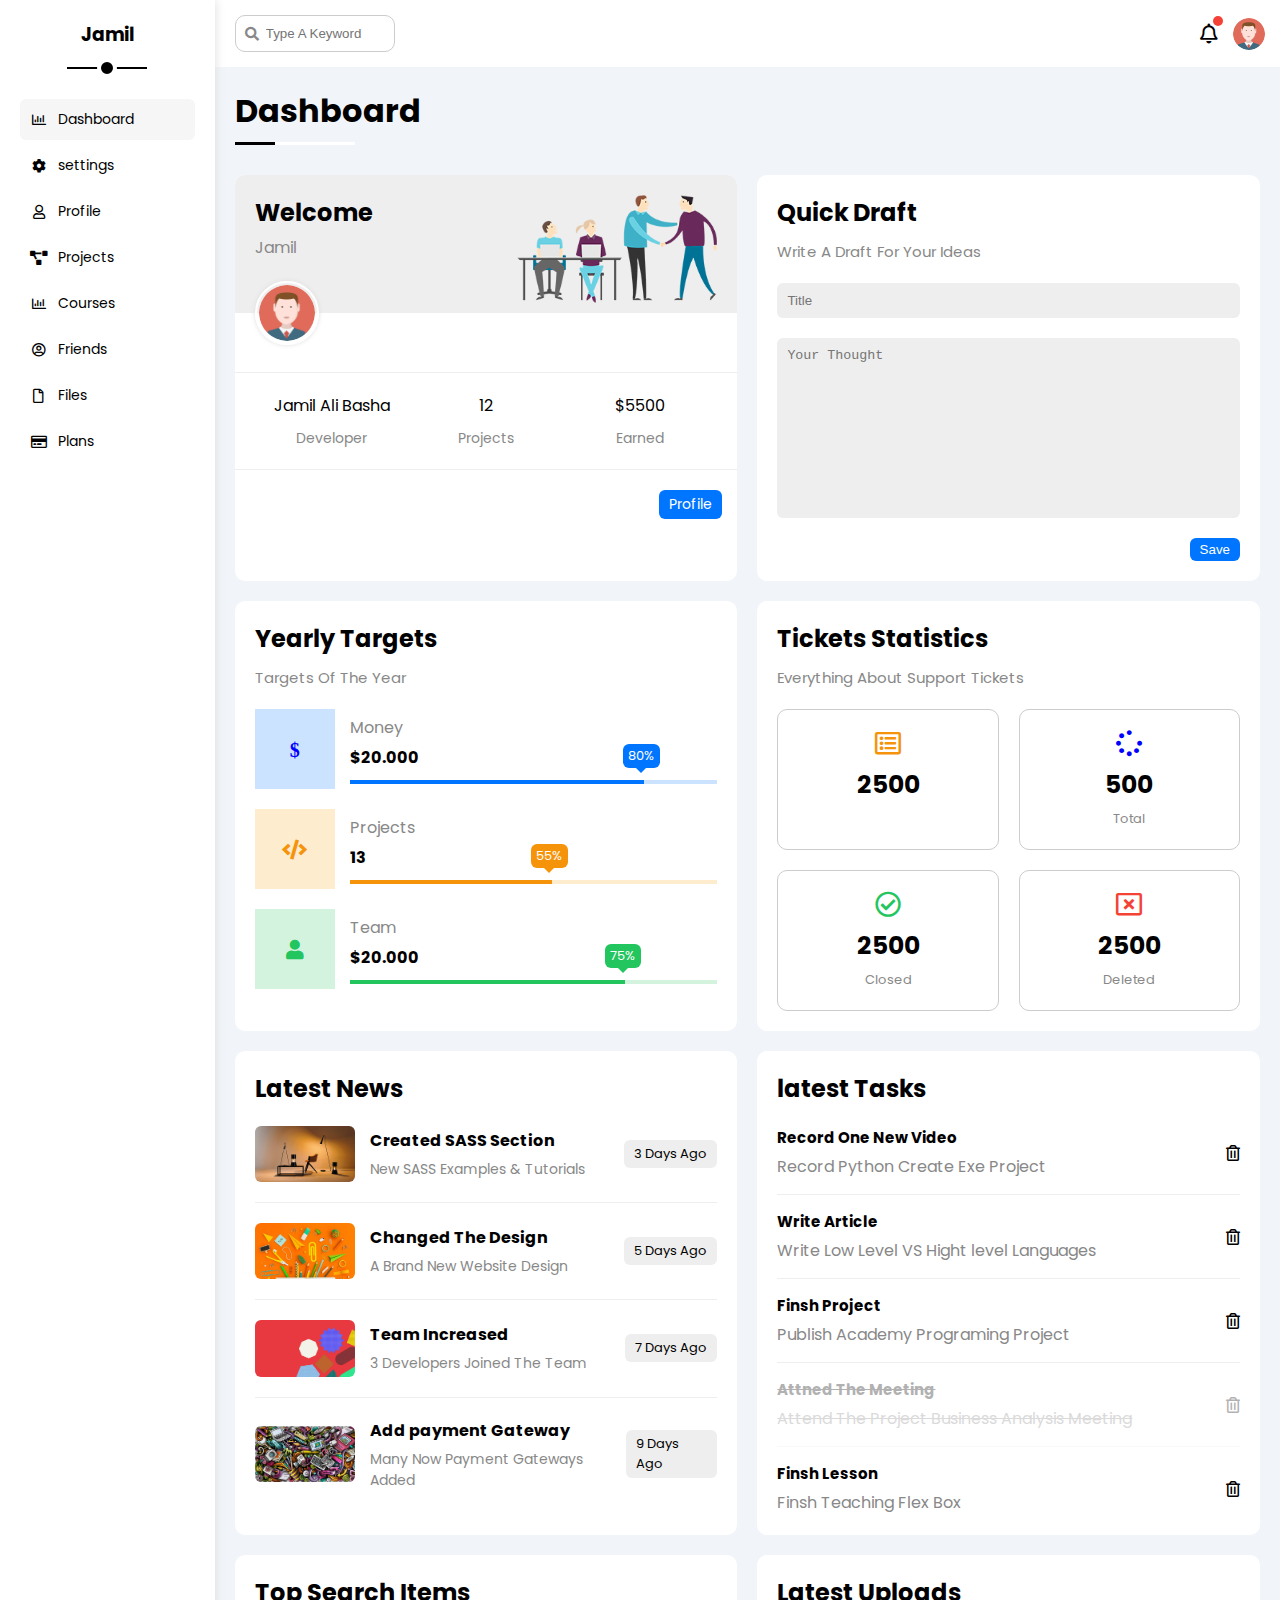
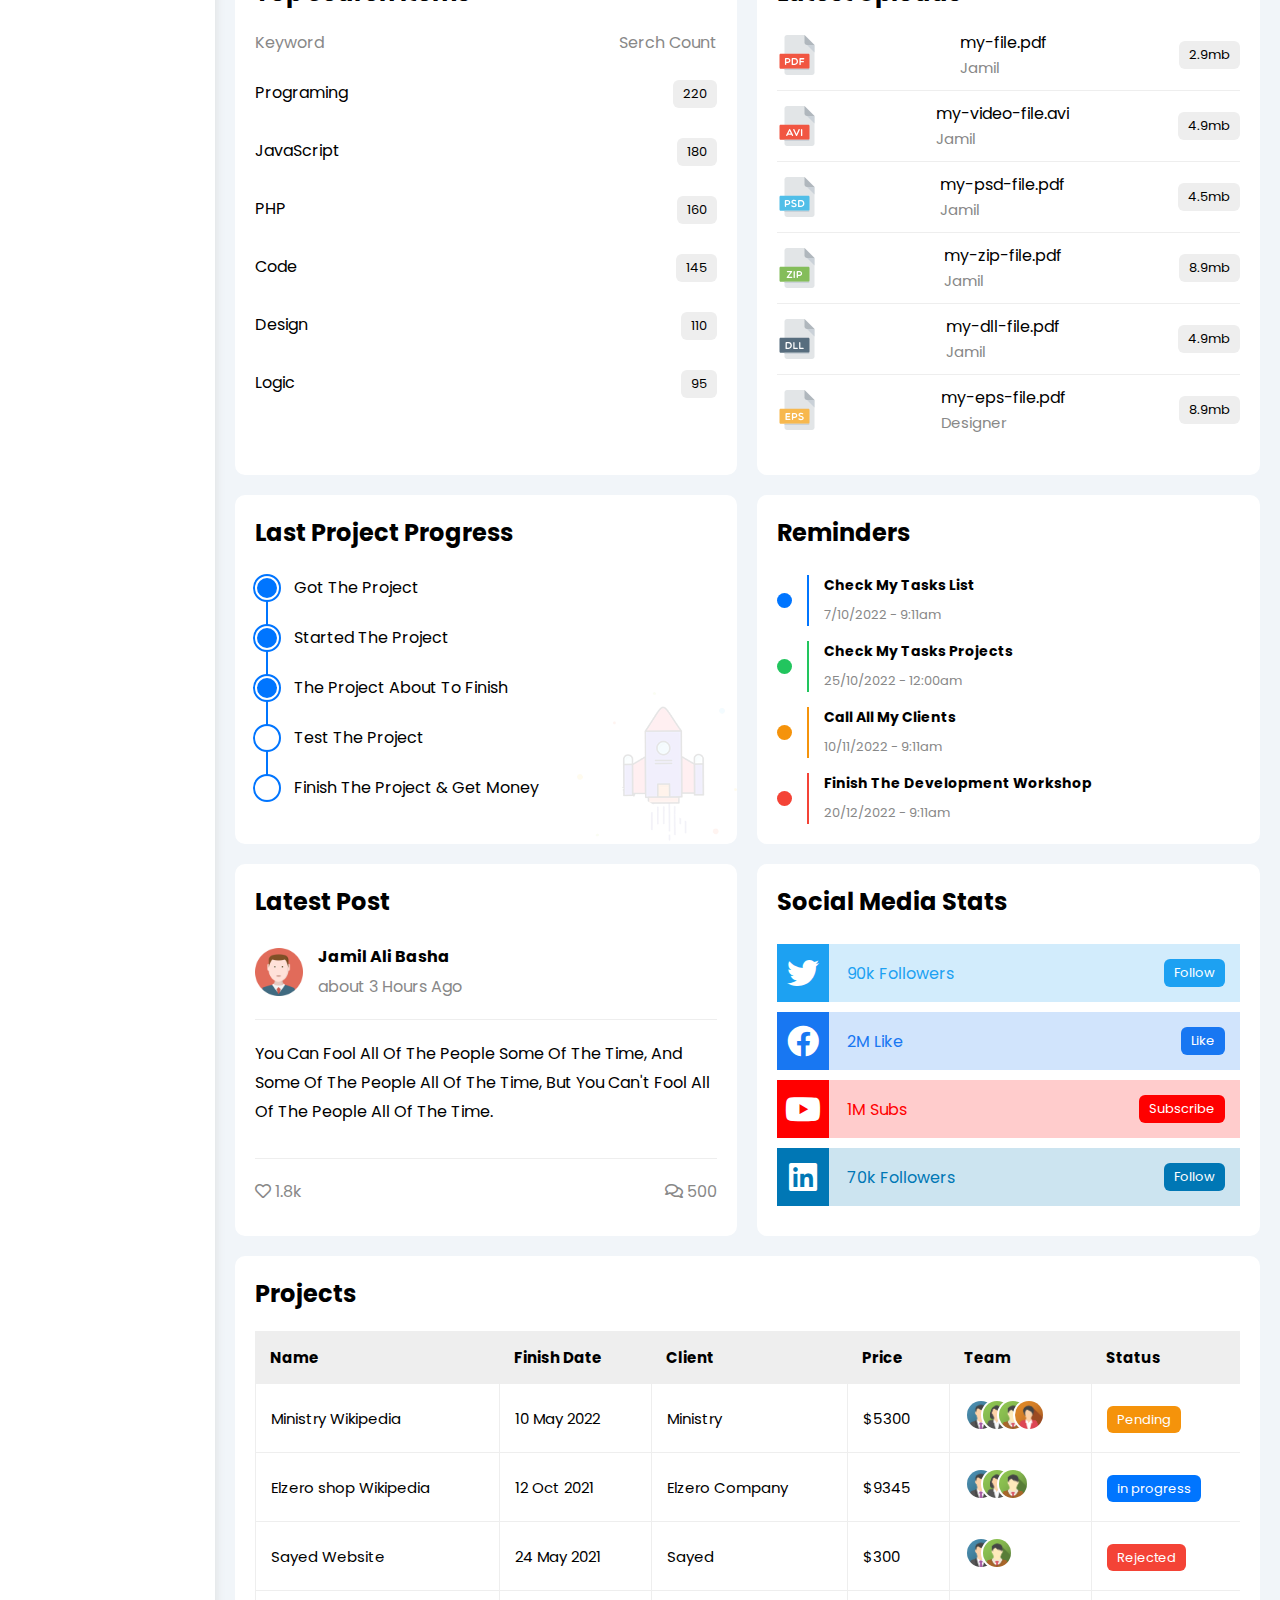
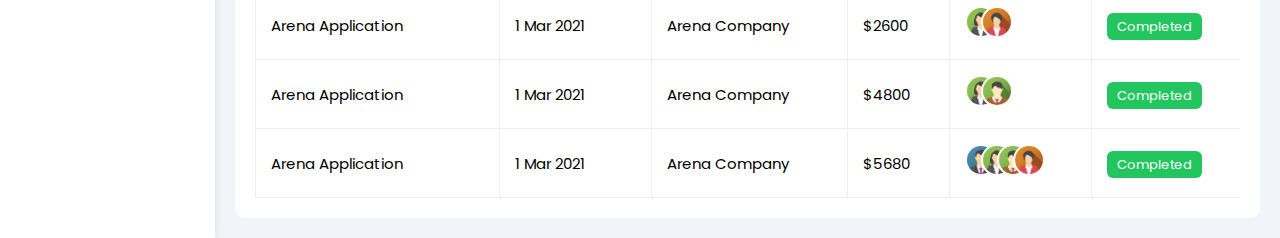
<file: index.html>
<!DOCTYPE html>
<html lang="en">
  <head>
    <meta charset="UTF-8" />
    <meta http-equiv="X-UA-Compatible" content="IE=edge" />
    <meta name="viewport" content="width=device-width, initial-scale=1.0" />
    <title>Dashboard</title>
    <link rel="stylesheet" href="css/all.min.css" />
    <link rel="stylesheet" href="css/framework.css" />
    <link rel="stylesheet" href="css/master.css" />
    <link rel="preconnect" href="https://fonts.googleapis.com" />
    <link rel="preconnect" href="https://fonts.gstatic.com" crossorigin />
    <link
      href="https://fonts.googleapis.com/css2?family=Poppins:wght@100;200;300;400;500;600;700;800;900&display=swap"
      rel="stylesheet"
    />
  </head>
  <body>
    <div class="page d-flex">
      <div class="sidebar bg-white p-20 p-relative">
        <h3 class="p-relative txt-c mt-0">Jamil</h3>
        <ul>
          <li>
            <a
              class="active d-flex align-center fs-14 c-black rad-6 p-10"
              href="index.html"
            >
              <i class="fa-regular fa-chart-bar fa-fw"></i>
              <span>Dashboard</span>
            </a>
          </li>
          <li>
            <a
              class="d-flex align-center fs-14 c-black rad-6 p-10"
              href="settings.html"
            >
              <i class="fa-solid fa-gear fa-fw"></i>
              <span>settings</span>
            </a>
          </li>
          <li>
            <a
              class="d-flex align-center fs-14 c-black rad-6 p-10"
              href="profile.html"
            >
              <i class="fa-regular fa-user fa-fw"></i>
              <span>Profile</span>
            </a>
          </li>
          <li>
            <a
              class="d-flex align-center fs-14 c-black rad-6 p-10"
              href="projects.html"
            >
              <i class="fa-solid fa-diagram-project fa-fw"></i>
              <span>Projects</span>
            </a>
          </li>
          <li>
            <a
              class="d-flex align-center fs-14 c-black rad-6 p-10"
              href="courses.html"
            >
              <i class="fa-regular fa-chart-bar fa-fw"></i>
              <span>Courses</span>
            </a>
          </li>
          <li>
            <a
              class="d-flex align-center fs-14 c-black rad-6 p-10"
              href="friends.html"
            >
              <i class="fa-regular fa-circle-user fa-fw"></i>
              <span>Friends</span>
            </a>
          </li>
          <li>
            <a
              class="d-flex align-center fs-14 c-black rad-6 p-10"
              href="files.html"
            >
              <i class="fa-regular fa-file fa-fw"></i>
              <span>Files</span>
            </a>
          </li>
          <li>
            <a
              class="d-flex align-center fs-14 c-black rad-6 p-10"
              href="plans.html"
            >
              <i class="fa-regular fa-credit-card fa-fw"></i>
              <span>Plans</span>
            </a>
          </li>
        </ul>
      </div>
      <div class="content w-full">
        <!-- start Head -->
        <div class="head bg-white p-15 between-flex">
          <div class="search p-relative">
            <input type="search" class="p-10" placeholder="Type A Keyword" />
          </div>
          <div class="icons d-flex align-center">
            <span class="notification p-relative">
              <i class="fa-regular fa-bell fa-lg"></i>
            </span>
            <img src="imgs/avatar.png" alt="" />
          </div>
        </div>
        <!-- End Head -->
        <h1 class="p-relative">Dashboard</h1>
        <div class="wrapper d-grid gap-20">
          <!-- Start Welcome Widget -->
          <div class="welcome bg-white rad-10 txt-c-mobile block-mobile">
            <div class="intro p-20 d-flex space-between bg-eee">
              <div>
                <h2 class="m-0">Welcome</h2>
                <p class="c-grey mt-5">Jamil</p>
              </div>
              <img class="hide-mobile" src="imgs/welcome.png" alt="" />
            </div>
            <img class="avatar" src="imgs/avatar.png" alt="" />
            <div class="body txt-c d-flex p-20 mt-20 mb-20 block-mobile">
              <div>
                Jamil Ali Basha
                <span class="d-block c-grey fs-14 mt-10">Developer</span>
              </div>
              <div>
                12 <span class="d-block c-grey fs-14 mt-10">Projects</span>
              </div>
              <div>
                $5500 <span class="d-block c-grey fs-14 mt-10">Earned</span>
              </div>
            </div>
            <a
              href="profile.html"
              class="visit d-block fs-14 bg-blue c-white w-fit btn-shape"
              >Profile</a
            >
          </div>
          <!-- End Welcome Widget -->
          <div class="quick-draft p-20 bg-white rad-10">
            <h2 class="mt-0 mb-10">Quick Draft</h2>
            <p class="mt-0 mb-20 c-grey fs-15">Write A Draft For Your Ideas</p>
            <form>
              <input
                class="d-block mb-20 w-full p-10 b-none bg-eee rad-6"
                type="text"
                placeholder="Title"
              />
              <textarea
                class="d-block mb-20 w-full p-10 b-none bg-eee rad-6"
                placeholder="Your Thought"
              ></textarea>
              <input
                class="save d-block fa-14 bg-blue c-white b-none w-fit btn-shape"
                type="submit"
                value="Save"
              />
            </form>
          </div>
          <!-- Start Quick Draft Widget -->
          <!-- Start Targets -->
          <div class="targets p-20 bg-white rad-10">
            <h2 class="mt-0 mb-10">Yearly Targets</h2>
            <p class="mt-0 mb-20 c-grey fs-15">Targets Of The Year</p>
            <div class="target-row mb-20 center-flex blue">
              <div class="icon center-flex">
                <i class="fa-solid fa-dollar-sign fa-lg c-blue"></i>
              </div>
              <div class="details">
                <span class="f-14 c-grey">Money</span>
                <span class="d-block mt-5 mb-10 fw-bold">$20.000</span>
                <div class="progress p-relative">
                  <span class="bg-blue blue" style="width: 80%">
                    <span class="bg-blue">80%</span>
                  </span>
                </div>
              </div>
            </div>
            <div class="target-row mb-20 center-flex orange">
              <div class="icon center-flex">
                <i class="fa-solid fa-code fa-lg c-orange"></i>
              </div>
              <div class="details">
                <span class="f-14 c-grey">Projects</span>
                <span class="d-block mt-5 mb-10 fw-bold">13</span>
                <div class="progress p-relative">
                  <span class="bg-orange orange" style="width: 55%">
                    <span class="bg-orange">55%</span>
                  </span>
                </div>
              </div>
            </div>
            <div class="target-row mb-20 center-flex green">
              <div class="icon center-flex">
                <i class="fa-solid fa-user fa-lg c-green"></i>
              </div>
              <div class="details">
                <span class="f-14 c-grey">Team</span>
                <span class="d-block mt-5 mb-10 fw-bold">$20.000</span>
                <div class="progress p-relative">
                  <span class="bg-green green" style="width: 75%">
                    <span class="bg-green">75%</span>
                  </span>
                </div>
              </div>
            </div>
          </div>
          <!-- End Targets -->
          <!-- Start Ticket Widget -->
          <div class="tickets p-20 bg-white rad-10">
            <h2 class="mt-0 mb-10">Tickets Statistics</h2>
            <p class="mt-0 mb-20 c-grey fs-15">
              Everything About Support Tickets
            </p>
            <div class="d-flex txt-c gap-20 f-wrap">
              <div class="box p-20 rad-10 fs-13 c-grey">
                <i
                  class="fa-regular fa-rectangle-list fa-2x mb-10 c-orange"
                ></i>
                <span class="d-block c-black fw-bold fs-25 mb-5">2500</span>
              </div>
              <div class="box p-20 rad-10 fs-13 c-grey">
                <i class="fa-solid fa-spinner fa-2x mb-10 c-blue"></i>
                <span class="d-block c-black fw-bold fs-25 mb-5">500</span>
                Total
              </div>
              <div class="box p-20 rad-10 fs-13 c-grey">
                <i class="fa-regular fa-circle-check fa-2x mb-10 c-green"></i>
                <span class="d-block c-black fw-bold fs-25 mb-5">2500</span>
                Closed
              </div>
              <div class="box p-20 rad-10 fs-13 c-grey">
                <i class="fa-regular fa-rectangle-xmark fa-2x mb-10 c-red"></i>
                <span class="d-block c-black fw-bold fs-25 mb-5">2500</span>
                Deleted
              </div>
            </div>
          </div>
          <!-- End Ticket Widget -->
          <!-- Start Ticket Widget -->
          <div class="latest-news p-20 bg-white rad-10 txt-c-mobile">
            <h2 class="mt-0 mb-20">Latest News</h2>
            <div class="news-row d-flex align-center">
              <img src="imgs/news-01.png" alt="" />
              <div class="info">
                <h3>Created SASS Section</h3>
                <p class="m-0 fs-14 c-grey">New SASS Examples & Tutorials</p>
              </div>
              <div class="btn-shape bg-eee fs-13 label">3 Days Ago</div>
            </div>
            <div class="news-row d-flex align-center">
              <img src="imgs/news-02.png" alt="" />
              <div class="info">
                <h3>Changed The Design</h3>
                <p class="m-0 fs-14 c-grey">A Brand New Website Design</p>
              </div>
              <div class="btn-shape bg-eee fs-13 label">5 Days Ago</div>
            </div>
            <div class="news-row d-flex align-center">
              <img src="imgs/news-03.png" alt="" />
              <div class="info">
                <h3>Team Increased</h3>
                <p class="m-0 fs-14 c-grey">3 Developers Joined The Team</p>
              </div>
              <div class="btn-shape bg-eee fs-13 label">7 Days Ago</div>
            </div>
            <div class="news-row d-flex align-center">
              <img src="imgs/news-04.png" alt="" />
              <div class="info">
                <h3>Add payment Gateway</h3>
                <p class="m-0 fs-14 c-grey">Many Now Payment Gateways Added</p>
              </div>
              <div class="btn-shape bg-eee fs-13 label">9 Days Ago</div>
            </div>
          </div>
          <!-- End Ticket Widget -->
          <!-- Start Tasks  -->
          <div class="tasks p-20 bg-white rad-10">
            <h2 class="mt-0 mb-20">latest Tasks</h2>
            <div class="task-row between-flex">
              <div class="info">
                <h3 class="mt-0 mb-5 fs-15">Record One New Video</h3>
                <p class="m-0 c-grey">Record Python Create Exe Project</p>
              </div>
              <i class="fa-regular fa-trash-can delete"></i>
            </div>
            <div class="task-row between-flex">
              <div class="info">
                <h3 class="mt-0 mb-5 fs-15">Write Article</h3>
                <p class="m-0 c-grey">
                  Write Low Level VS Hight level Languages
                </p>
              </div>
              <i class="fa-regular fa-trash-can delete"></i>
            </div>
            <div class="task-row between-flex">
              <div class="info">
                <h3 class="mt-0 mb-5 fs-15">Finsh Project</h3>
                <p class="m-0 c-grey">Publish Academy Programing Project</p>
              </div>
              <i class="fa-regular fa-trash-can delete"></i>
            </div>
            <div class="task-row between-flex done">
              <div class="info">
                <h3 class="mt-0 mb-5 fs-15">Attned The Meeting</h3>
                <p class="m-0 c-grey">
                  Attend The Project Business Analysis Meeting
                </p>
              </div>
              <i class="fa-regular fa-trash-can delete"></i>
            </div>
            <div class="task-row between-flex">
              <div class="info">
                <h3 class="mt-0 mb-5 fs-15">Finsh Lesson</h3>
                <p class="m-0 c-grey">Finsh Teaching Flex Box</p>
              </div>
              <i class="fa-regular fa-trash-can delete"></i>
            </div>
          </div>
          <!-- Start Tasks  -->
          <!-- Start Top Search Word Widget -->
          <div class="search-items p-20 bg-white rad-10">
            <h2 class="mt-0 mb-20">Top Search Items</h2>
            <div class="items-head d-flex space-between c-grey mb-10">
              <div>Keyword</div>
              <div>Serch Count</div>
            </div>
            <div class="items d-flex space-between pt-15 pb-15">
              <span>Programing</span>
              <span class="bg-eee fs-13 btn-shape">220</span>
            </div>
            <div class="items d-flex space-between pt-15 pb-15">
              <span>JavaScript</span>
              <span class="bg-eee fs-13 btn-shape">180</span>
            </div>
            <div class="items d-flex space-between pt-15 pb-15">
              <span>PHP</span>
              <span class="bg-eee fs-13 btn-shape">160</span>
            </div>
            <div class="items d-flex space-between pt-15 pb-15">
              <span>Code</span>
              <span class="bg-eee fs-13 btn-shape">145</span>
            </div>
            <div class="items d-flex space-between pt-15 pb-15">
              <span>Design</span>
              <span class="bg-eee fs-13 btn-shape">110</span>
            </div>
            <div class="items d-flex space-between pt-15 pb-15">
              <span>Logic</span>
              <span class="bg-eee fs-13 btn-shape">95</span>
            </div>
          </div>
          <!-- End Top Search Word Widget -->
          <!-- Start Latest Uploads -->
          <div class="latest-uploads p-20 bg-white rad-10">
            <h2 class="mt-0 mb-20">Latest Uploads</h2>
            <ul class="m-0">
              <li class="between-flex pb-10 mb-10">
                <div class="d-flex align-center">
                  <img class="mr-10" src="imgs/pdf.svg" alt="" />
                </div>
                <div>
                  <span class="d-block">my-file.pdf</span>
                  <span class="fs-15 c-grey">Jamil</span>
                </div>
                <div class="bg-eee btn-shape fs-13">2.9mb</div>
              </li>
              <li class="between-flex pb-10 mb-10">
                <div class="d-flex align-center">
                  <img class="mr-10" src="imgs/avi.svg" alt="" />
                </div>
                <div>
                  <span class="d-block">my-video-file.avi</span>
                  <span class="fs-15 c-grey">Jamil</span>
                </div>
                <div class="bg-eee btn-shape fs-13">4.9mb</div>
              </li>
              <li class="between-flex pb-10 mb-10">
                <div class="d-flex align-center">
                  <img class="mr-10" src="imgs/psd.svg" alt="" />
                </div>
                <div>
                  <span class="d-block">my-psd-file.pdf</span>
                  <span class="fs-15 c-grey">Jamil</span>
                </div>
                <div class="bg-eee btn-shape fs-13">4.5mb</div>
              </li>
              <li class="between-flex pb-10 mb-10">
                <div class="d-flex align-center">
                  <img class="mr-10" src="imgs/zip.svg" alt="" />
                </div>
                <div>
                  <span class="d-block">my-zip-file.pdf</span>
                  <span class="fs-15 c-grey">Jamil</span>
                </div>
                <div class="bg-eee btn-shape fs-13">8.9mb</div>
              </li>
              <li class="between-flex pb-10 mb-10">
                <div class="d-flex align-center">
                  <img class="mr-10" src="imgs/dll.svg" alt="" />
                </div>
                <div>
                  <span class="d-block">my-dll-file.pdf</span>
                  <span class="fs-15 c-grey">Jamil</span>
                </div>
                <div class="bg-eee btn-shape fs-13">4.9mb</div>
              </li>
              <li class="between-flex pb-10 mb-10">
                <div class="d-flex align-center">
                  <img class="mr-10" src="imgs/eps.svg" alt="" />
                </div>
                <div>
                  <span class="d-block">my-eps-file.pdf</span>
                  <span class="fs-15 c-grey">Designer</span>
                </div>
                <div class="bg-eee btn-shape fs-13">8.9mb</div>
              </li>
            </ul>
          </div>
          <!-- End Latest Uploads -->
          <!-- Start Last Project Progress Widget -->
          <div class="last-project p-20 bg-white rad-10 p-relative">
            <h2 class="mt-0 mb-20">Last Project Progress</h2>
            <ul class="m-0 p-relative">
              <li class="mt-25 d-flex align-center done">Got The Project</li>
              <li class="mt-25 d-flex align-center done">
                Started The Project
              </li>
              <li class="mt-25 d-flex align-center done">
                The Project About To Finish
              </li>
              <li class="mt-25 d-flex align-center current">
                Test The Project
              </li>
              <li class="mt-25 d-flex align-center">
                Finish The Project & Get Money
              </li>
            </ul>
            <img
              class="launch-icon hide-mobile"
              src="imgs/project.png"
              alt=""
            />
          </div>
          <!-- End Last Project Progress Widget -->
          <!-- Start Reminders Widget  -->
          <div class="reminders p-20 bg-white rad-10">
            <h2 class="mt-0 mb-25">Reminders</h2>
            <ul class="mt-0">
              <li class="d-flex align-center mt-15">
                <span class="key bg-blue mr-15 d-block rad-half"></span>
                <div class="pl-15 blue">
                  <p class="fs-14 fw-bold mt-0 mb-5">Check My Tasks List</p>
                  <span class="fs-13 c-grey">7/10/2022 - 9:11am</span>
                </div>
              </li>
              <li class="d-flex align-center mt-15">
                <span class="key bg-green mr-15 d-block rad-half"></span>
                <div class="pl-15 green">
                  <p class="fs-14 fw-bold mt-0 mb-5">Check My Tasks Projects</p>
                  <span class="fs-13 c-grey">25/10/2022 - 12:00am</span>
                </div>
              </li>
              <li class="d-flex align-center mt-15">
                <span class="key bg-orange mr-15 d-block rad-half"></span>
                <div class="pl-15 orange">
                  <p class="fs-14 fw-bold mt-0 mb-5">Call All My Clients</p>
                  <span class="fs-13 c-grey">10/11/2022 - 9:11am</span>
                </div>
              </li>
              <li class="d-flex align-center mt-15">
                <span class="key bg-red mr-15 d-block rad-half"></span>
                <div class="pl-15 red">
                  <p class="fs-14 fw-bold mt-0 mb-5">
                    Finish The Development Workshop
                  </p>
                  <span class="fs-13 c-grey">20/12/2022 - 9:11am</span>
                </div>
              </li>
            </ul>
          </div>
          <!-- Start Reminders Widget  -->
          <!-- Start Latest Post Widget -->
          <div class="latest-post p-20 bg-white rad-10">
            <h2 class="mt-0 mb-25">Latest Post</h2>
            <div class="top d-flex align-center">
              <img class="avatar mr-15" src="imgs/avatar.png" alt="" />
              <div class="info">
                <span class="d-block mb-5 fw-bold">Jamil Ali Basha</span>
                <span class="c-grey">about 3 Hours Ago</span>
              </div>
            </div>
            <div class="post-content txt-c-mobile pt-20 pb-20 mt-20 mb-20">
              You can fool all of the people some of the time, and some of the
              people all of the time, but you can't fool all of the people all
              of the time.
            </div>
            <div class="post-stats between-flex c-grey">
              <div>
                <i class="fa-regular fa-heart"></i>
                <span>1.8k</span>
              </div>
              <div>
                <i class="fa-regular fa-comments"></i>
                <span>500</span>
              </div>
            </div>
          </div>
          <!-- Start Latest Post Widget -->
          <!-- Start Social Media Stats Widget -->
          <div class="social-media p-20 bg-white rad-10">
            <h2 class="mt-0 mb-25">Social Media Stats</h2>
            <div class="box twitter p-15 p-relative mb-10 between-flex">
              <i
                class="fa-brands fa-twitter fa-2x c-white h-full center-flex"
              ></i>
              <span>90k Followers</span>
              <a class="fs-13 c-white btn-shape" href="#">Follow</a>
            </div>
            <div class="box facebook p-15 p-relative mb-10 between-flex">
              <i
                class="fa-brands fa-facebook fa-2x c-white h-full center-flex"
              ></i>
              <span>2M Like</span>
              <a class="fs-13 c-white btn-shape" href="#">Like</a>
            </div>
            <div class="box youtube p-15 p-relative mb-10 between-flex">
              <i
                class="fa-brands fa-youtube fa-2x c-white h-full center-flex"
              ></i>
              <span>1M Subs</span>
              <a class="fs-13 c-white btn-shape" href="#">Subscribe</a>
            </div>
            <div class="box linkedin p-15 p-relative mb-10 between-flex">
              <i
                class="fa-brands fa-linkedin fa-2x c-white h-full center-flex"
              ></i>
              <span>70k Followers</span>
              <a class="fs-13 c-white btn-shape" href="#">Follow</a>
            </div>
          </div>
          <!-- End Social Media Stats Widget -->
        </div>
        <!-- Start Projects Table -->
        <div class="projects p-20 bg-white rad-10 m-20">
          <h2 class="mt-0 mb-20">Projects</h2>
          <div class="responsive-table">
            <table class="">
              <table class="fs-15 w-full">
                <thead>
                  <tr>
                    <td>Name</td>
                    <td>Finish Date</td>
                    <td>Client</td>
                    <td>Price</td>
                    <td>Team</td>
                    <td>Status</td>
                  </tr>
                </thead>
                <tbody>
                  <tr>
                    <td>Ministry Wikipedia</td>
                    <td>10 May 2022</td>
                    <td>Ministry</td>
                    <td>$5300</td>
                    <td>
                      <img src="imgs/team-01.png" alt="" />
                      <img src="imgs/team-02.png" alt="" />
                      <img src="imgs/team-03.png" alt="" />
                      <img src="imgs/team-04.png" alt="" />
                    </td>
                    <td>
                      <span class="label btn-shape bg-orange c-white"
                        >Pending</span
                      >
                    </td>
                  </tr>
                  <tr>
                    <td>Elzero shop Wikipedia</td>
                    <td>12 Oct 2021</td>
                    <td>Elzero Company</td>
                    <td>$9345</td>
                    <td>
                      <img src="imgs/team-01.png" alt="" />
                      <img src="imgs/team-02.png" alt="" />
                      <img src="imgs/team-03.png" alt="" />
                    </td>
                    <td>
                      <span class="label btn-shape bg-blue c-white"
                        >in progress</span
                      >
                    </td>
                  </tr>
                  <tr>
                    <td>Sayed Website</td>
                    <td>24 May 2021</td>
                    <td>Sayed</td>
                    <td>$300</td>
                    <td>
                      <img src="imgs/team-01.png" alt="" />
                      <img src="imgs/team-03.png" alt="" />
                    </td>
                    <td>
                      <span class="label btn-shape bg-red c-white"
                        >Rejected</span
                      >
                    </td>
                  </tr>
                  <tr>
                    <td>Arena Application</td>
                    <td>1 Mar 2021</td>
                    <td>Arena Company</td>
                    <td>$2600</td>
                    <td>
                      <img src="imgs/team-02.png" alt="" />
                      <img src="imgs/team-04.png" alt="" />
                    </td>
                    <td>
                      <span class="label btn-shape bg-green c-white"
                        >Completed</span
                      >
                    </td>
                  </tr>
                  <tr>
                    <td>Arena Application</td>
                    <td>1 Mar 2021</td>
                    <td>Arena Company</td>
                    <td>$4800</td>
                    <td>
                      <img src="imgs/team-02.png" alt="" />
                      <img src="imgs/team-03.png" alt="" />
                    </td>
                    <td>
                      <span class="label btn-shape bg-green c-white"
                        >Completed</span
                      >
                    </td>
                  </tr>
                  <tr>
                    <td>Arena Application</td>
                    <td>1 Mar 2021</td>
                    <td>Arena Company</td>
                    <td>$5680</td>
                    <td>
                      <img src="imgs/team-01.png" alt="" />
                      <img src="imgs/team-02.png" alt="" />
                      <img src="imgs/team-03.png" alt="" />
                      <img src="imgs/team-04.png" alt="" />
                    </td>
                    <td>
                      <span class="label btn-shape bg-green c-white"
                        >Completed</span
                      >
                    </td>
                  </tr>
                </tbody>
              </table>
            </table>
          </div>
        </div>
        <!-- End Projects Table -->
      </div>
    </div>
  </body>
</html>
</file>
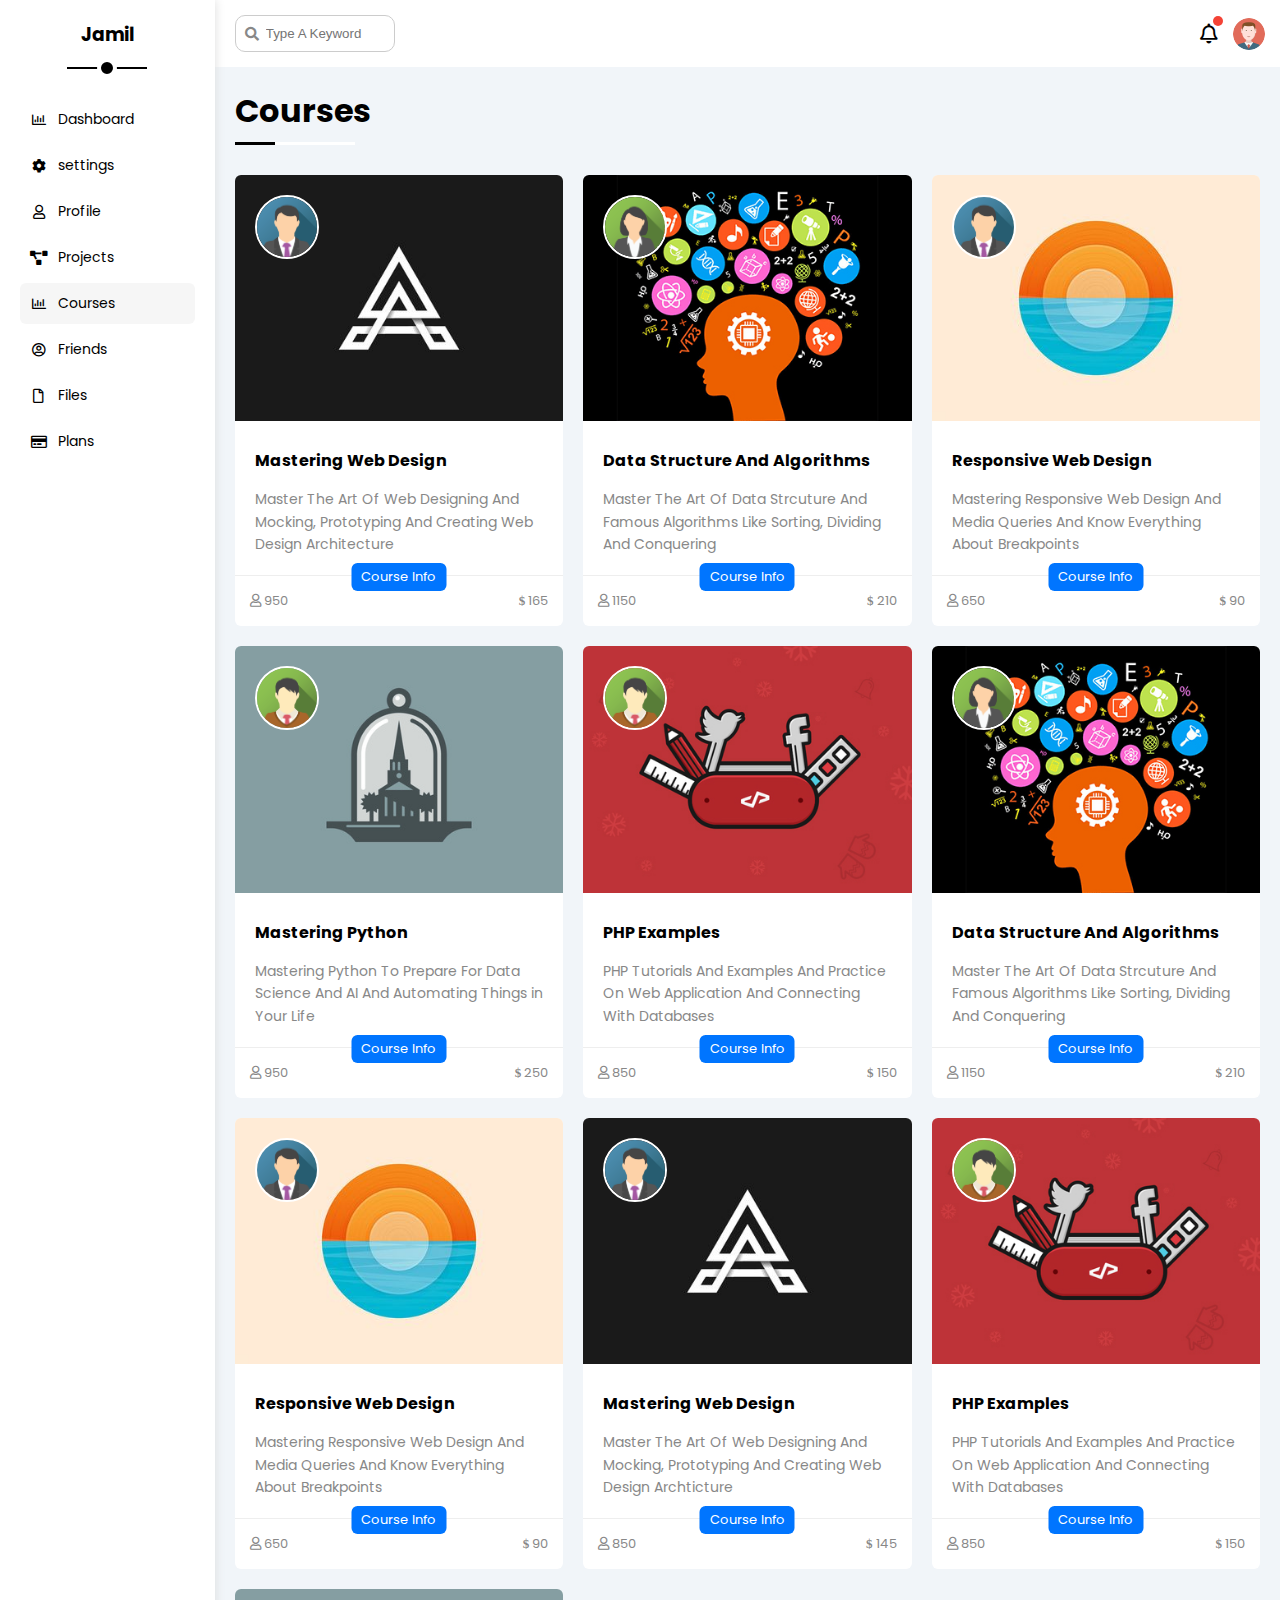
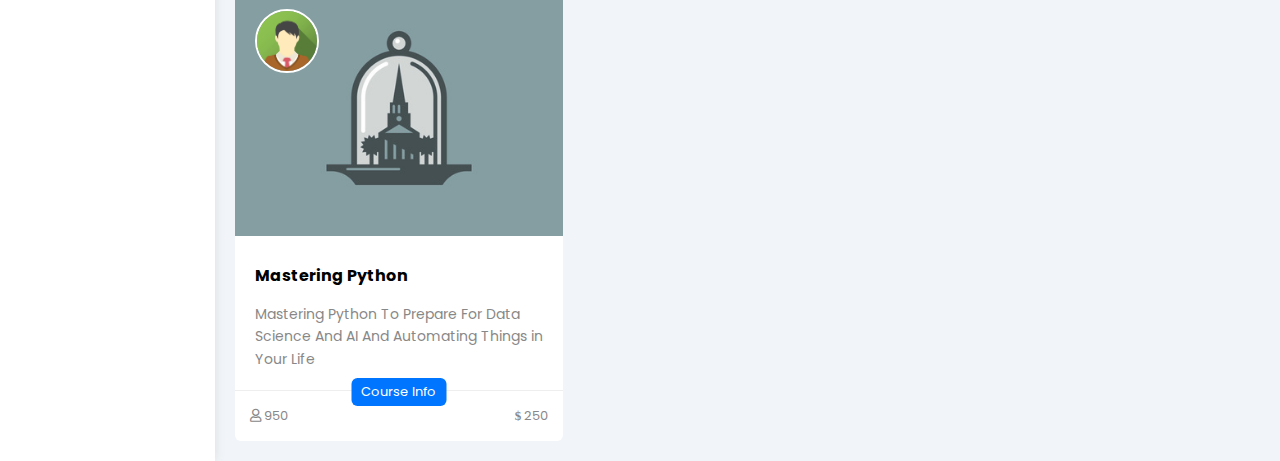
<file: courses.html>
<!DOCTYPE html>
<html lang="en">
  <head>
    <meta charset="UTF-8" />
    <meta http-equiv="X-UA-Compatible" content="IE=edge" />
    <meta name="viewport" content="width=device-width, initial-scale=1.0" />
    <title>Courses</title>
    <link rel="stylesheet" href="css/all.min.css" />
    <link rel="stylesheet" href="css/framework.css" />
    <link rel="stylesheet" href="css/master.css" />
    <link rel="preconnect" href="https://fonts.googleapis.com" />
    <link rel="preconnect" href="https://fonts.gstatic.com" crossorigin />
    <link
      href="https://fonts.googleapis.com/css2?family=Poppins:wght@100;200;300;400;500;600;700;800;900&display=swap"
      rel="stylesheet"
    />
  </head>
  <body>
    <div class="page d-flex">
      <div class="sidebar bg-white p-20 p-relative">
        <h3 class="p-relative txt-c mt-0">Jamil</h3>
        <ul>
          <li>
            <a
              class="d-flex align-center fs-14 c-black rad-6 p-10"
              href="index.html"
            >
              <i class="fa-regular fa-chart-bar fa-fw"></i>
              <span>Dashboard</span>
            </a>
          </li>
          <li>
            <a
              class="d-flex align-center fs-14 c-black rad-6 p-10"
              href="settings.html"
            >
              <i class="fa-solid fa-gear fa-fw"></i>
              <span>settings</span>
            </a>
          </li>
          <li>
            <a
              class="d-flex align-center fs-14 c-black rad-6 p-10"
              href="profile.html"
            >
              <i class="fa-regular fa-user fa-fw"></i>
              <span>Profile</span>
            </a>
          </li>
          <li>
            <a
              class="d-flex align-center fs-14 c-black rad-6 p-10"
              href="projects.html"
            >
              <i class="fa-solid fa-diagram-project fa-fw"></i>
              <span>Projects</span>
            </a>
          </li>
          <li>
            <a
              class="active d-flex align-center fs-14 c-black rad-6 p-10"
              href="courses.html"
            >
              <i class="fa-regular fa-chart-bar fa-fw"></i>
              <span>Courses</span>
            </a>
          </li>
          <li>
            <a
              class="d-flex align-center fs-14 c-black rad-6 p-10"
              href="friends.html"
            >
              <i class="fa-regular fa-circle-user fa-fw"></i>
              <span>Friends</span>
            </a>
          </li>
          <li>
            <a
              class="d-flex align-center fs-14 c-black rad-6 p-10"
              href="files.html"
            >
              <i class="fa-regular fa-file fa-fw"></i>
              <span>Files</span>
            </a>
          </li>
          <li>
            <a
              class="d-flex align-center fs-14 c-black rad-6 p-10"
              href="plans.html"
            >
              <i class="fa-regular fa-credit-card fa-fw"></i>
              <span>Plans</span>
            </a>
          </li>
        </ul>
      </div>
      <div class="content w-full">
        <!-- start Head -->
        <div class="head bg-white p-15 between-flex">
          <div class="search p-relative">
            <input type="search" class="p-10" placeholder="Type A Keyword" />
          </div>
          <div class="icons d-flex align-center">
            <span class="notification p-relative">
              <i class="fa-regular fa-bell fa-lg"></i>
            </span>
            <img src="imgs/avatar.png" alt="" />
          </div>
        </div>
        <!-- End Head -->
        <h1 class="p-relative">Courses</h1>
        <div class="courses-page d-grid m-20 gap-20">
          <div class="course bg-white rad-6 p-relative">
            <img class="cover" src="imgs/course-01.jpg" alt="" />
            <img class="instructor" src="imgs/team-01.png" alt="" />
            <div class="p-20">
              <h4 class="m-0">Mastering Web Design</h4>
              <p class="description c-grey mt-15 fs-14">
                Master The Art Of Web Designing And Mocking, Prototyping And Creating Web Design Architecture
              </p>
            </div>
            <div class="info p-15 p-relative between-flex">
              <span class="title bg-blue c-white btn-shape">Course Info</span>
              <span class="c-grey">
                <i class="fa-regular fa-user"></i>
                950
              </span>
              <span class="c-grey">
                <i class="fa-solid fa-dollar-sign"></i>
                165
              </span>
            </div>
          </div>
          <div class="course bg-white rad-6 p-relative">
            <img class="cover" src="imgs/course-02.jpg" alt="" />
            <img class="instructor" src="imgs/team-02.png" alt="" />
            <div class="p-20">
              <h4 class="m-0">Data Structure And Algorithms</h4>
              <p class="description c-grey mt-15 fs-14">
                Master The Art Of Data Strcuture And Famous Algorithms Like Sorting, Dividing And Conquering
              </p>
            </div>
            <div class="info p-15 p-relative between-flex">
              <span class="title bg-blue c-white btn-shape">Course Info</span>
              <span class="c-grey"> <i class="fa-regular fa-user"></i> 1150</span>
              <span class="c-grey"><i class="fa-solid fa-dollar-sign"></i> 210</span>
            </div>
          </div>
          <div class="course bg-white rad-6 p-relative">
            <img class="cover" src="imgs/course-03.jpg" alt="" />
            <img class="instructor" src="imgs/team-01.png" alt="" />
            <div class="p-20">
              <h4 class="m-0">Responsive Web Design</h4>
              <p class="description c-grey mt-15 fs-14">
                Mastering Responsive Web Design And Media Queries And Know Everything About Breakpoints
              </p>
            </div>
            <div class="info p-15 p-relative between-flex">
              <span class="title bg-blue c-white btn-shape">Course Info</span>
              <span class="c-grey"> <i class="fa-regular fa-user"></i> 650</span>
              <span class="c-grey"><i class="fa-solid fa-dollar-sign"></i> 90</span>
            </div>
          </div>
          <div class="course bg-white rad-6 p-relative">
            <img class="cover" src="imgs/course-04.jpg" alt="" />
            <img class="instructor" src="imgs/team-03.png" alt="" />
            <div class="p-20">
              <h4 class="m-0">Mastering Python</h4>
              <p class="description c-grey mt-15 fs-14">
                Mastering Python To Prepare For Data Science And AI And Automating Things in Your Life
              </p>
            </div>
            <div class="info p-15 p-relative between-flex">
              <span class="title bg-blue c-white btn-shape">Course Info</span>
              <span class="c-grey"> <i class="fa-regular fa-user"></i> 950</span>
              <span class="c-grey"><i class="fa-solid fa-dollar-sign"></i> 250</span>
            </div>
          </div>
          <div class="course bg-white rad-6 p-relative">
            <img class="cover" src="imgs/course-05.jpg" alt="" />
            <img class="instructor" src="imgs/team-03.png" alt="" />
            <div class="p-20">
              <h4 class="m-0">PHP Examples</h4>
              <p class="description c-grey mt-15 fs-14">
                PHP Tutorials And Examples And Practice On Web Application And Connecting With Databases
              </p>
            </div>
            <div class="info p-15 p-relative between-flex">
              <span class="title bg-blue c-white btn-shape">Course Info</span>
              <span class="c-grey"> <i class="fa-regular fa-user"></i> 850</span>
              <span class="c-grey"><i class="fa-solid fa-dollar-sign"></i> 150</span>
            </div>
          </div>
          <div class="course bg-white rad-6 p-relative">
            <img class="cover" src="imgs/course-02.jpg" alt="" />
            <img class="instructor" src="imgs/team-02.png" alt="" />
            <div class="p-20">
              <h4 class="m-0">Data Structure And Algorithms</h4>
              <p class="description c-grey mt-15 fs-14">
                Master The Art Of Data Strcuture And Famous Algorithms Like Sorting, Dividing And Conquering
              </p>
            </div>
            <div class="info p-15 p-relative between-flex">
              <span class="title bg-blue c-white btn-shape">Course Info</span>
              <span class="c-grey"> <i class="fa-regular fa-user"></i> 1150</span>
              <span class="c-grey"><i class="fa-solid fa-dollar-sign"></i> 210</span>
            </div>
          </div>
          <div class="course bg-white rad-6 p-relative">
            <img class="cover" src="imgs/course-03.jpg" alt="" />
            <img class="instructor" src="imgs/team-01.png" alt="" />
            <div class="p-20">
              <h4 class="m-0">Responsive Web Design</h4>
              <p class="description c-grey mt-15 fs-14">
                Mastering Responsive Web Design And Media Queries And Know Everything About Breakpoints
              </p>
            </div>
            <div class="info p-15 p-relative between-flex">
              <span class="title bg-blue c-white btn-shape">Course Info</span>
              <span class="c-grey"> <i class="fa-regular fa-user"></i> 650</span>
              <span class="c-grey"><i class="fa-solid fa-dollar-sign"></i> 90</span>
            </div>
          </div>
          <div class="course bg-white rad-6 p-relative">
            <img class="cover" src="imgs/course-01.jpg" alt="" />
            <img class="instructor" src="imgs/team-01.png" alt="" />
            <div class="p-20">
              <h4 class="m-0">Mastering Web Design</h4>
              <p class="description c-grey mt-15 fs-14">
                Master The Art Of Web Designing And Mocking, Prototyping And Creating Web Design Archticture
              </p>
            </div>
            <div class="info p-15 p-relative between-flex">
              <span class="title bg-blue c-white btn-shape">Course Info</span>
              <span class="c-grey"> <i class="fa-regular fa-user"></i> 850</span>
              <span class="c-grey"><i class="fa-solid fa-dollar-sign"></i> 145</span>
            </div>
          </div>
          <div class="course bg-white rad-6 p-relative">
            <img class="cover" src="imgs/course-05.jpg" alt="" />
            <img class="instructor" src="imgs/team-03.png" alt="" />
            <div class="p-20">
              <h4 class="m-0">PHP Examples</h4>
              <p class="description c-grey mt-15 fs-14">
                PHP Tutorials And Examples And Practice On Web Application And Connecting With Databases
              </p>
            </div>
            <div class="info p-15 p-relative between-flex">
              <span class="title bg-blue c-white btn-shape">Course Info</span>
              <span class="c-grey"> <i class="fa-regular fa-user"></i> 850</span>
              <span class="c-grey"><i class="fa-solid fa-dollar-sign"></i> 150</span>
            </div>
          </div>
          <div class="course bg-white rad-6 p-relative">
            <img class="cover" src="imgs/course-04.jpg" alt="" />
            <img class="instructor" src="imgs/team-03.png" alt="" />
            <div class="p-20">
              <h4 class="m-0">Mastering Python</h4>
              <p class="description c-grey mt-15 fs-14">
                Mastering Python To Prepare For Data Science And AI And Automating Things in Your Life
              </p>
            </div>
            <div class="info p-15 p-relative between-flex">
              <span class="title bg-blue c-white btn-shape">Course Info</span>
              <span class="c-grey"> <i class="fa-regular fa-user"></i> 950</span>
              <span class="c-grey"><i class="fa-solid fa-dollar-sign"></i> 250</span>
            </div>
        </div>
      </div>
    </div>
  </body>
</html>
</file>
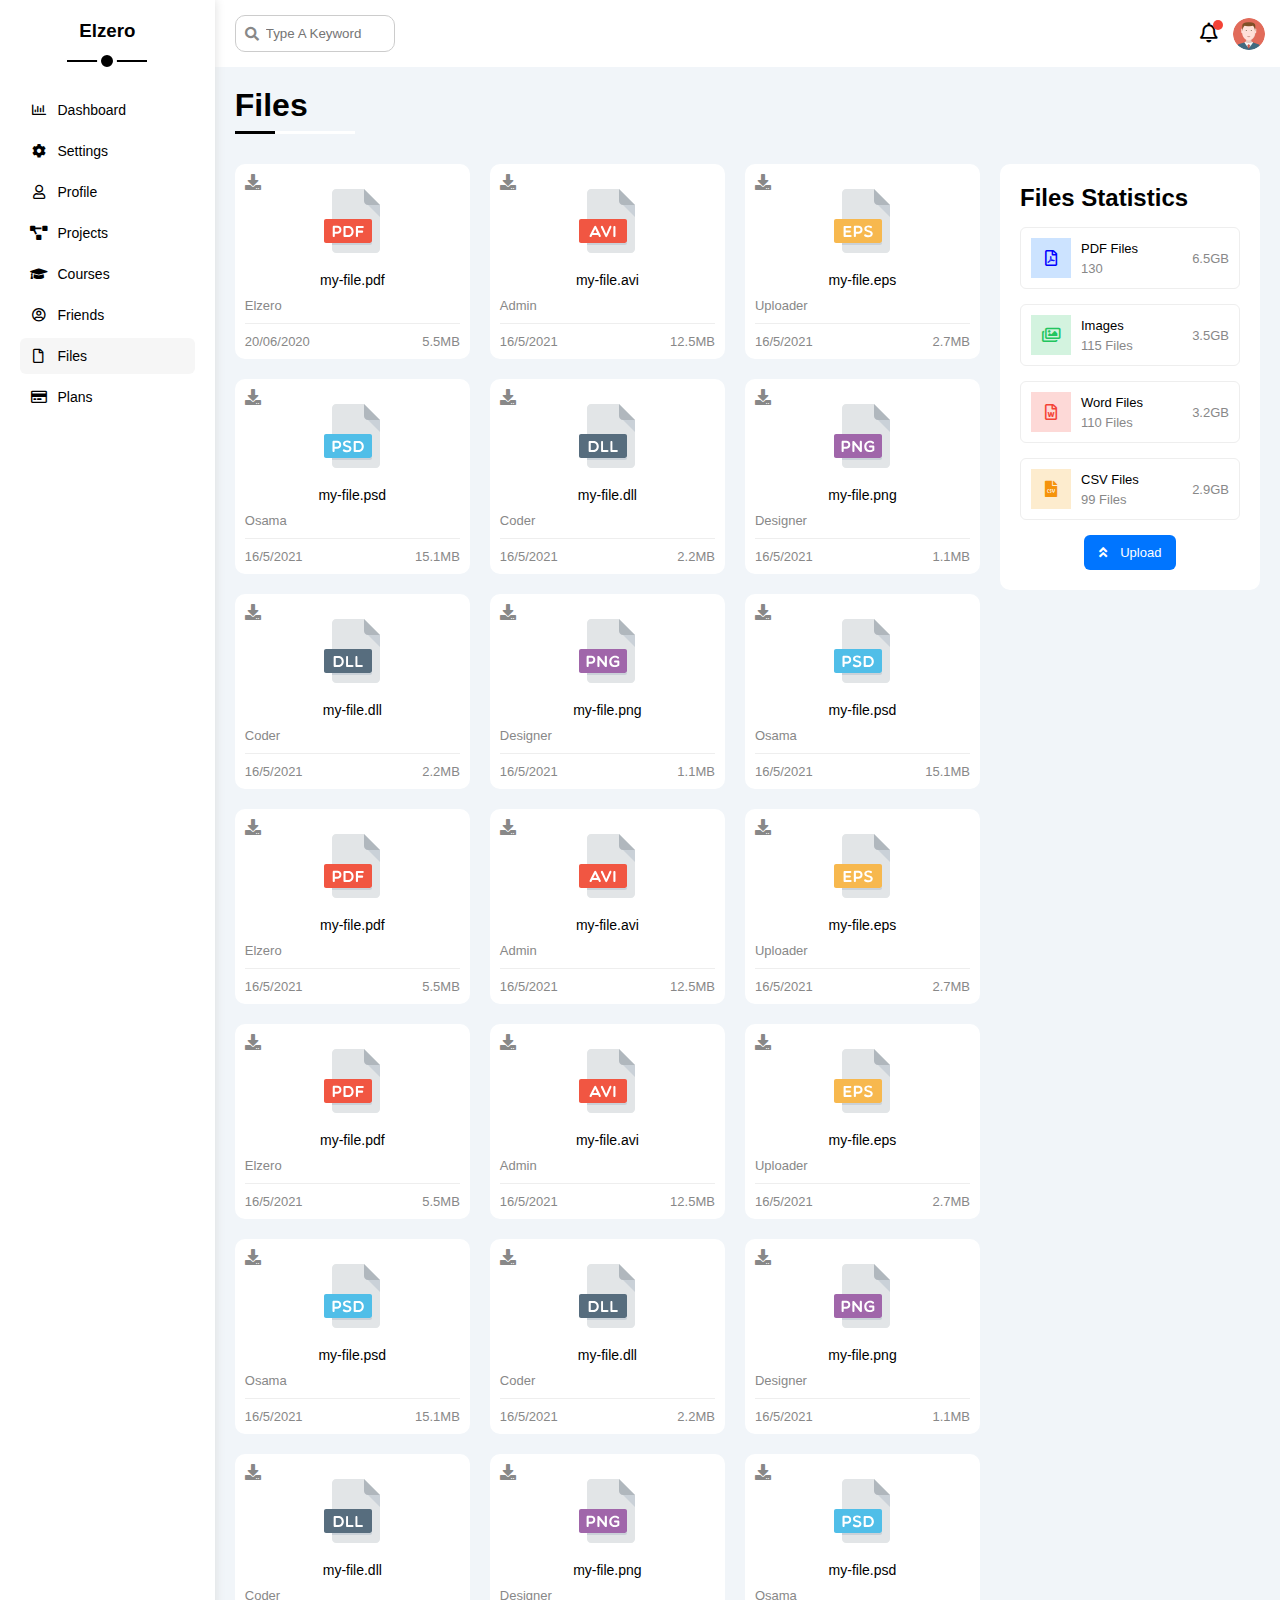
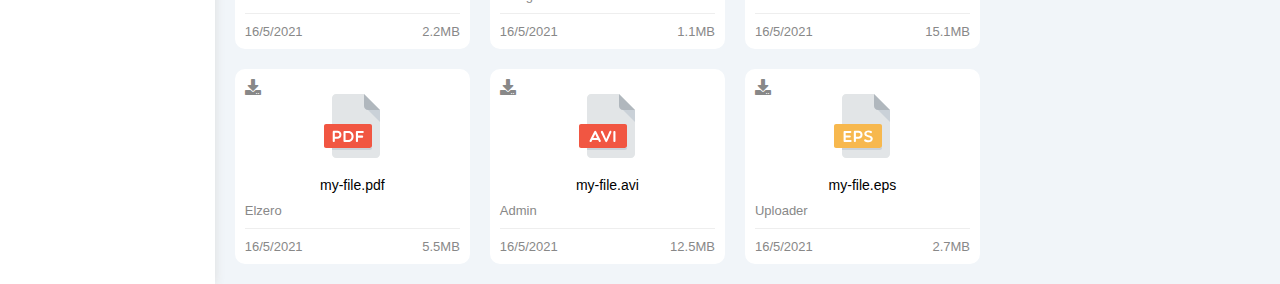
<file: files.html>
<!DOCTYPE html>
<html lang="en">
  <head>
    <meta charset="UTF-8" />
    <meta http-equiv="X-UA-Compatible" content="IE=edge" />
    <meta name="viewport" content="width=device-width, initial-scale=1.0" />
    <title>Files</title>
    <link rel="stylesheet" href="css/all.min.css" />
    <link rel="stylesheet" href="css/framework.css" />
    <link rel="stylesheet" href="css/master.css" />
    <link rel="preconnect" href="https://fonts.googleapis.com" />
    <link rel="preconnect" href="https://fonts.gstatic.com" crossorigin />
    <link
      href="https://fonts.googleapis.com/css2?family=Open+Sans:wght@300;500&display=swap"
      rel="stylesheet"
    />
  </head>
  <body>
    <div class="page d-flex">
      <div class="sidebar bg-white p-20 p-relative">
        <h3 class="p-relative txt-c mt-0">Elzero</h3>
        <ul>
          <li>
            <a
              class="d-flex align-center fs-14 c-black rad-6 p-10"
              href="index.html"
            >
              <i class="fa-regular fa-chart-bar fa-fw"></i>
              <span>Dashboard</span>
            </a>
          </li>
          <li>
            <a
              class="d-flex align-center fs-14 c-black rad-6 p-10"
              href="settings.html"
            >
              <i class="fa-solid fa-gear fa-fw"></i>
              <span>Settings</span>
            </a>
          </li>
          <li>
            <a
              class="d-flex align-center fs-14 c-black rad-6 p-10"
              href="profile.html"
            >
              <i class="fa-regular fa-user fa-fw"></i>
              <span>Profile</span>
            </a>
          </li>
          <li>
            <a
              class="d-flex align-center fs-14 c-black rad-6 p-10"
              href="projects.html"
            >
              <i class="fa-solid fa-diagram-project fa-fw"></i>
              <span>Projects</span>
            </a>
          </li>
          <li>
            <a
              class="d-flex align-center fs-14 c-black rad-6 p-10"
              href="courses.html"
            >
              <i class="fa-solid fa-graduation-cap fa-fw"></i>
              <span>Courses</span>
            </a>
          </li>
          <li>
            <a
              class="d-flex align-center fs-14 c-black rad-6 p-10"
              href="friends.html"
            >
              <i class="fa-regular fa-circle-user fa-fw"></i>
              <span>Friends</span>
            </a>
          </li>
          <li>
            <a
              class="active d-flex align-center fs-14 c-black rad-6 p-10"
              href="files.html"
            >
              <i class="fa-regular fa-file fa-fw"></i>
              <span>Files</span>
            </a>
          </li>
          <li>
            <a
              class="d-flex align-center fs-14 c-black rad-6 p-10"
              href="plans.html"
            >
              <i class="fa-regular fa-credit-card fa-fw"></i>
              <span>Plans</span>
            </a>
          </li>
        </ul>
      </div>
      <div class="content w-full">
        <!-- Start Head -->
        <div class="head bg-white p-15 between-flex">
          <div class="search p-relative">
            <input class="p-10" type="search" placeholder="Type A Keyword" />
          </div>
          <div class="icons d-flex align-center">
            <span class="notification p-relative">
              <i class="fa-regular fa-bell fa-lg"></i>
            </span>
            <img src="imgs/avatar.png" alt="" />
          </div>
        </div>
        <!-- End Head -->
        <h1 class="p-relative">Files</h1>
        <div class="files-page d-flex m-20 gap-20">
          <div class="files-stats p-20 bg-white rad-10">
            <h2 class="mt-0 mb-15 txt-c-mobile">Files Statistics</h2>
            <div class="d-flex align-center border-eee p-10 rad-6 mb-15 fs-13">
              <i
                class="fa-regular fa-file-pdf fa-lg blue center-flex c-blue icon"
              ></i>
              <div class="info">
                <span>PDF Files</span>
                <span class="c-grey d-block mt-5">130</span>
              </div>
              <div class="size c-grey">6.5GB</div>
            </div>
            <div class="d-flex align-center border-eee p-10 rad-6 mb-15 fs-13">
              <i
                class="fa-regular fa-images fa-lg green center-flex c-green icon"
              ></i>
              <div class="info">
                <span>Images</span>
                <span class="c-grey d-block mt-5">115 Files</span>
              </div>
              <div class="size c-grey">3.5GB</div>
            </div>
            <div class="d-flex align-center border-eee p-10 rad-6 mb-15 fs-13">
              <i
                class="fa-regular fa-file-word fa-lg red center-flex c-red icon"
              ></i>
              <div class="info">
                <span>Word Files</span>
                <span class="c-grey d-block mt-5">110 Files</span>
              </div>
              <div class="size c-grey">3.2GB</div>
            </div>
            <div class="d-flex align-center border-eee p-10 rad-6 fs-13">
              <i
                class="fa-solid fa-file-csv fa-lg orange center-flex c-orange icon"
              ></i>
              <div class="info">
                <span>CSV Files</span>
                <span class="c-grey d-block mt-5">99 Files</span>
              </div>
              <div class="size c-grey">2.9GB</div>
            </div>
            <a
              class="upload bg-blue c-white fs-13 rad-6 d-block w-fit"
              href="#"
            >
              <i class="fa-solid fa-angles-up mr-10"></i>
              Upload
            </a>
          </div>
          <div class="files-content d-grid gap-20">
            <div class="file bg-white p-10 rad-10">
              <i class="fa-solid fa-download c-grey p-absolute"></i>
              <div class="icon txt-c">
                <img class="mt-15 mb-15" src="imgs/pdf.svg" alt="" />
              </div>
              <div class="txt-c mb-10 fs-14">my-file.pdf</div>
              <p class="c-grey fs-13">Elzero</p>
              <div class="info between-flex mt-10 pt-10 fs-13 c-grey">
                <span>20/06/2020</span>
                <span>5.5MB</span>
              </div>
            </div>
            <div class="file bg-white p-10 rad-10">
              <i class="fa-solid fa-download c-grey p-absolute"></i>
              <div class="icon txt-c">
                <img class="mt-15 mb-15" src="imgs/avi.svg" alt="" />
              </div>
              <div class="txt-c mb-10 fs-14">my-file.avi</div>
              <p class="c-grey fs-13">Admin</p>
              <div class="info between-flex mt-10 pt-10 fs-13 c-grey">
                <span>16/5/2021</span>
                <span>12.5MB</span>
              </div>
            </div>
            <div class="file bg-white p-10 rad-10">
              <i class="fa-solid fa-download c-grey p-absolute"></i>
              <div class="icon txt-c">
                <img class="mt-15 mb-15" src="imgs/eps.svg" alt="" />
              </div>
              <div class="txt-c mb-10 fs-14">my-file.eps</div>
              <p class="c-grey fs-13">Uploader</p>
              <div class="info between-flex mt-10 pt-10 fs-13 c-grey">
                <span>16/5/2021</span>
                <span>2.7MB</span>
              </div>
            </div>
            <div class="file bg-white p-10 rad-10">
              <i class="fa-solid fa-download c-grey p-absolute"></i>
              <div class="icon txt-c">
                <img class="mt-15 mb-15" src="imgs/psd.svg" alt="" />
              </div>
              <div class="txt-c mb-10 fs-14">my-file.psd</div>
              <p class="c-grey fs-13">Osama</p>
              <div class="info between-flex mt-10 pt-10 fs-13 c-grey">
                <span>16/5/2021</span>
                <span>15.1MB</span>
              </div>
            </div>
            <div class="file bg-white p-10 rad-10">
              <i class="fa-solid fa-download c-grey p-absolute"></i>
              <div class="icon txt-c">
                <img class="mt-15 mb-15" src="imgs/dll.svg" alt="" />
              </div>
              <div class="txt-c mb-10 fs-14">my-file.dll</div>
              <p class="c-grey fs-13">Coder</p>
              <div class="info between-flex mt-10 pt-10 fs-13 c-grey">
                <span>16/5/2021</span>
                <span>2.2MB</span>
              </div>
            </div>
            <div class="file bg-white p-10 rad-10">
              <i class="fa-solid fa-download c-grey p-absolute"></i>
              <div class="icon txt-c">
                <img class="mt-15 mb-15" src="imgs/png.svg" alt="" />
              </div>
              <div class="txt-c mb-10 fs-14">my-file.png</div>
              <p class="c-grey fs-13">Designer</p>
              <div class="info between-flex mt-10 pt-10 fs-13 c-grey">
                <span>16/5/2021</span>
                <span>1.1MB</span>
              </div>
            </div>
            <div class="file bg-white p-10 rad-10">
              <i class="fa-solid fa-download c-grey p-absolute"></i>
              <div class="icon txt-c">
                <img class="mt-15 mb-15" src="imgs/dll.svg" alt="" />
              </div>
              <div class="txt-c mb-10 fs-14">my-file.dll</div>
              <p class="c-grey fs-13">Coder</p>
              <div class="info between-flex mt-10 pt-10 fs-13 c-grey">
                <span>16/5/2021</span>
                <span>2.2MB</span>
              </div>
            </div>
            <div class="file bg-white p-10 rad-10">
              <i class="fa-solid fa-download c-grey p-absolute"></i>
              <div class="icon txt-c">
                <img class="mt-15 mb-15" src="imgs/png.svg" alt="" />
              </div>
              <div class="txt-c mb-10 fs-14">my-file.png</div>
              <p class="c-grey fs-13">Designer</p>
              <div class="info between-flex mt-10 pt-10 fs-13 c-grey">
                <span>16/5/2021</span>
                <span>1.1MB</span>
              </div>
            </div>
            <div class="file bg-white p-10 rad-10">
              <i class="fa-solid fa-download c-grey p-absolute"></i>
              <div class="icon txt-c">
                <img class="mt-15 mb-15" src="imgs/psd.svg" alt="" />
              </div>
              <div class="txt-c mb-10 fs-14">my-file.psd</div>
              <p class="c-grey fs-13">Osama</p>
              <div class="info between-flex mt-10 pt-10 fs-13 c-grey">
                <span>16/5/2021</span>
                <span>15.1MB</span>
              </div>
            </div>
            <div class="file bg-white p-10 rad-10">
              <i class="fa-solid fa-download c-grey p-absolute"></i>
              <div class="icon txt-c">
                <img class="mt-15 mb-15" src="imgs/pdf.svg" alt="" />
              </div>
              <div class="txt-c mb-10 fs-14">my-file.pdf</div>
              <p class="c-grey fs-13">Elzero</p>
              <div class="info between-flex mt-10 pt-10 fs-13 c-grey">
                <span>16/5/2021</span>
                <span>5.5MB</span>
              </div>
            </div>
            <div class="file bg-white p-10 rad-10">
              <i class="fa-solid fa-download c-grey p-absolute"></i>
              <div class="icon txt-c">
                <img class="mt-15 mb-15" src="imgs/avi.svg" alt="" />
              </div>
              <div class="txt-c mb-10 fs-14">my-file.avi</div>
              <p class="c-grey fs-13">Admin</p>
              <div class="info between-flex mt-10 pt-10 fs-13 c-grey">
                <span>16/5/2021</span>
                <span>12.5MB</span>
              </div>
            </div>
            <div class="file bg-white p-10 rad-10">
              <i class="fa-solid fa-download c-grey p-absolute"></i>
              <div class="icon txt-c">
                <img class="mt-15 mb-15" src="imgs/eps.svg" alt="" />
              </div>
              <div class="txt-c mb-10 fs-14">my-file.eps</div>
              <p class="c-grey fs-13">Uploader</p>
              <div class="info between-flex mt-10 pt-10 fs-13 c-grey">
                <span>16/5/2021</span>
                <span>2.7MB</span>
              </div>
            </div>
            <div class="file bg-white p-10 rad-10">
              <i class="fa-solid fa-download c-grey p-absolute"></i>
              <div class="icon txt-c">
                <img class="mt-15 mb-15" src="imgs/pdf.svg" alt="" />
              </div>
              <div class="txt-c mb-10 fs-14">my-file.pdf</div>
              <p class="c-grey fs-13">Elzero</p>
              <div class="info between-flex mt-10 pt-10 fs-13 c-grey">
                <span>16/5/2021</span>
                <span>5.5MB</span>
              </div>
            </div>
            <div class="file bg-white p-10 rad-10">
              <i class="fa-solid fa-download c-grey p-absolute"></i>
              <div class="icon txt-c">
                <img class="mt-15 mb-15" src="imgs/avi.svg" alt="" />
              </div>
              <div class="txt-c mb-10 fs-14">my-file.avi</div>
              <p class="c-grey fs-13">Admin</p>
              <div class="info between-flex mt-10 pt-10 fs-13 c-grey">
                <span>16/5/2021</span>
                <span>12.5MB</span>
              </div>
            </div>
            <div class="file bg-white p-10 rad-10">
              <i class="fa-solid fa-download c-grey p-absolute"></i>
              <div class="icon txt-c">
                <img class="mt-15 mb-15" src="imgs/eps.svg" alt="" />
              </div>
              <div class="txt-c mb-10 fs-14">my-file.eps</div>
              <p class="c-grey fs-13">Uploader</p>
              <div class="info between-flex mt-10 pt-10 fs-13 c-grey">
                <span>16/5/2021</span>
                <span>2.7MB</span>
              </div>
            </div>
            <div class="file bg-white p-10 rad-10">
              <i class="fa-solid fa-download c-grey p-absolute"></i>
              <div class="icon txt-c">
                <img class="mt-15 mb-15" src="imgs/psd.svg" alt="" />
              </div>
              <div class="txt-c mb-10 fs-14">my-file.psd</div>
              <p class="c-grey fs-13">Osama</p>
              <div class="info between-flex mt-10 pt-10 fs-13 c-grey">
                <span>16/5/2021</span>
                <span>15.1MB</span>
              </div>
            </div>
            <div class="file bg-white p-10 rad-10">
              <i class="fa-solid fa-download c-grey p-absolute"></i>
              <div class="icon txt-c">
                <img class="mt-15 mb-15" src="imgs/dll.svg" alt="" />
              </div>
              <div class="txt-c mb-10 fs-14">my-file.dll</div>
              <p class="c-grey fs-13">Coder</p>
              <div class="info between-flex mt-10 pt-10 fs-13 c-grey">
                <span>16/5/2021</span>
                <span>2.2MB</span>
              </div>
            </div>
            <div class="file bg-white p-10 rad-10">
              <i class="fa-solid fa-download c-grey p-absolute"></i>
              <div class="icon txt-c">
                <img class="mt-15 mb-15" src="imgs/png.svg" alt="" />
              </div>
              <div class="txt-c mb-10 fs-14">my-file.png</div>
              <p class="c-grey fs-13">Designer</p>
              <div class="info between-flex mt-10 pt-10 fs-13 c-grey">
                <span>16/5/2021</span>
                <span>1.1MB</span>
              </div>
            </div>
            <div class="file bg-white p-10 rad-10">
              <i class="fa-solid fa-download c-grey p-absolute"></i>
              <div class="icon txt-c">
                <img class="mt-15 mb-15" src="imgs/dll.svg" alt="" />
              </div>
              <div class="txt-c mb-10 fs-14">my-file.dll</div>
              <p class="c-grey fs-13">Coder</p>
              <div class="info between-flex mt-10 pt-10 fs-13 c-grey">
                <span>16/5/2021</span>
                <span>2.2MB</span>
              </div>
            </div>
            <div class="file bg-white p-10 rad-10">
              <i class="fa-solid fa-download c-grey p-absolute"></i>
              <div class="icon txt-c">
                <img class="mt-15 mb-15" src="imgs/png.svg" alt="" />
              </div>
              <div class="txt-c mb-10 fs-14">my-file.png</div>
              <p class="c-grey fs-13">Designer</p>
              <div class="info between-flex mt-10 pt-10 fs-13 c-grey">
                <span>16/5/2021</span>
                <span>1.1MB</span>
              </div>
            </div>
            <div class="file bg-white p-10 rad-10">
              <i class="fa-solid fa-download c-grey p-absolute"></i>
              <div class="icon txt-c">
                <img class="mt-15 mb-15" src="imgs/psd.svg" alt="" />
              </div>
              <div class="txt-c mb-10 fs-14">my-file.psd</div>
              <p class="c-grey fs-13">Osama</p>
              <div class="info between-flex mt-10 pt-10 fs-13 c-grey">
                <span>16/5/2021</span>
                <span>15.1MB</span>
              </div>
            </div>
            <div class="file bg-white p-10 rad-10">
              <i class="fa-solid fa-download c-grey p-absolute"></i>
              <div class="icon txt-c">
                <img class="mt-15 mb-15" src="imgs/pdf.svg" alt="" />
              </div>
              <div class="txt-c mb-10 fs-14">my-file.pdf</div>
              <p class="c-grey fs-13">Elzero</p>
              <div class="info between-flex mt-10 pt-10 fs-13 c-grey">
                <span>16/5/2021</span>
                <span>5.5MB</span>
              </div>
            </div>
            <div class="file bg-white p-10 rad-10">
              <i class="fa-solid fa-download c-grey p-absolute"></i>
              <div class="icon txt-c">
                <img class="mt-15 mb-15" src="imgs/avi.svg" alt="" />
              </div>
              <div class="txt-c mb-10 fs-14">my-file.avi</div>
              <p class="c-grey fs-13">Admin</p>
              <div class="info between-flex mt-10 pt-10 fs-13 c-grey">
                <span>16/5/2021</span>
                <span>12.5MB</span>
              </div>
            </div>
            <div class="file bg-white p-10 rad-10">
              <i class="fa-solid fa-download c-grey p-absolute"></i>
              <div class="icon txt-c">
                <img class="mt-15 mb-15" src="imgs/eps.svg" alt="" />
              </div>
              <div class="txt-c mb-10 fs-14">my-file.eps</div>
              <p class="c-grey fs-13">Uploader</p>
              <div class="info between-flex mt-10 pt-10 fs-13 c-grey">
                <span>16/5/2021</span>
                <span>2.7MB</span>
              </div>
            </div>
          </div>
        </div>
      </div>
    </div>
  </body>
</html>
</file>
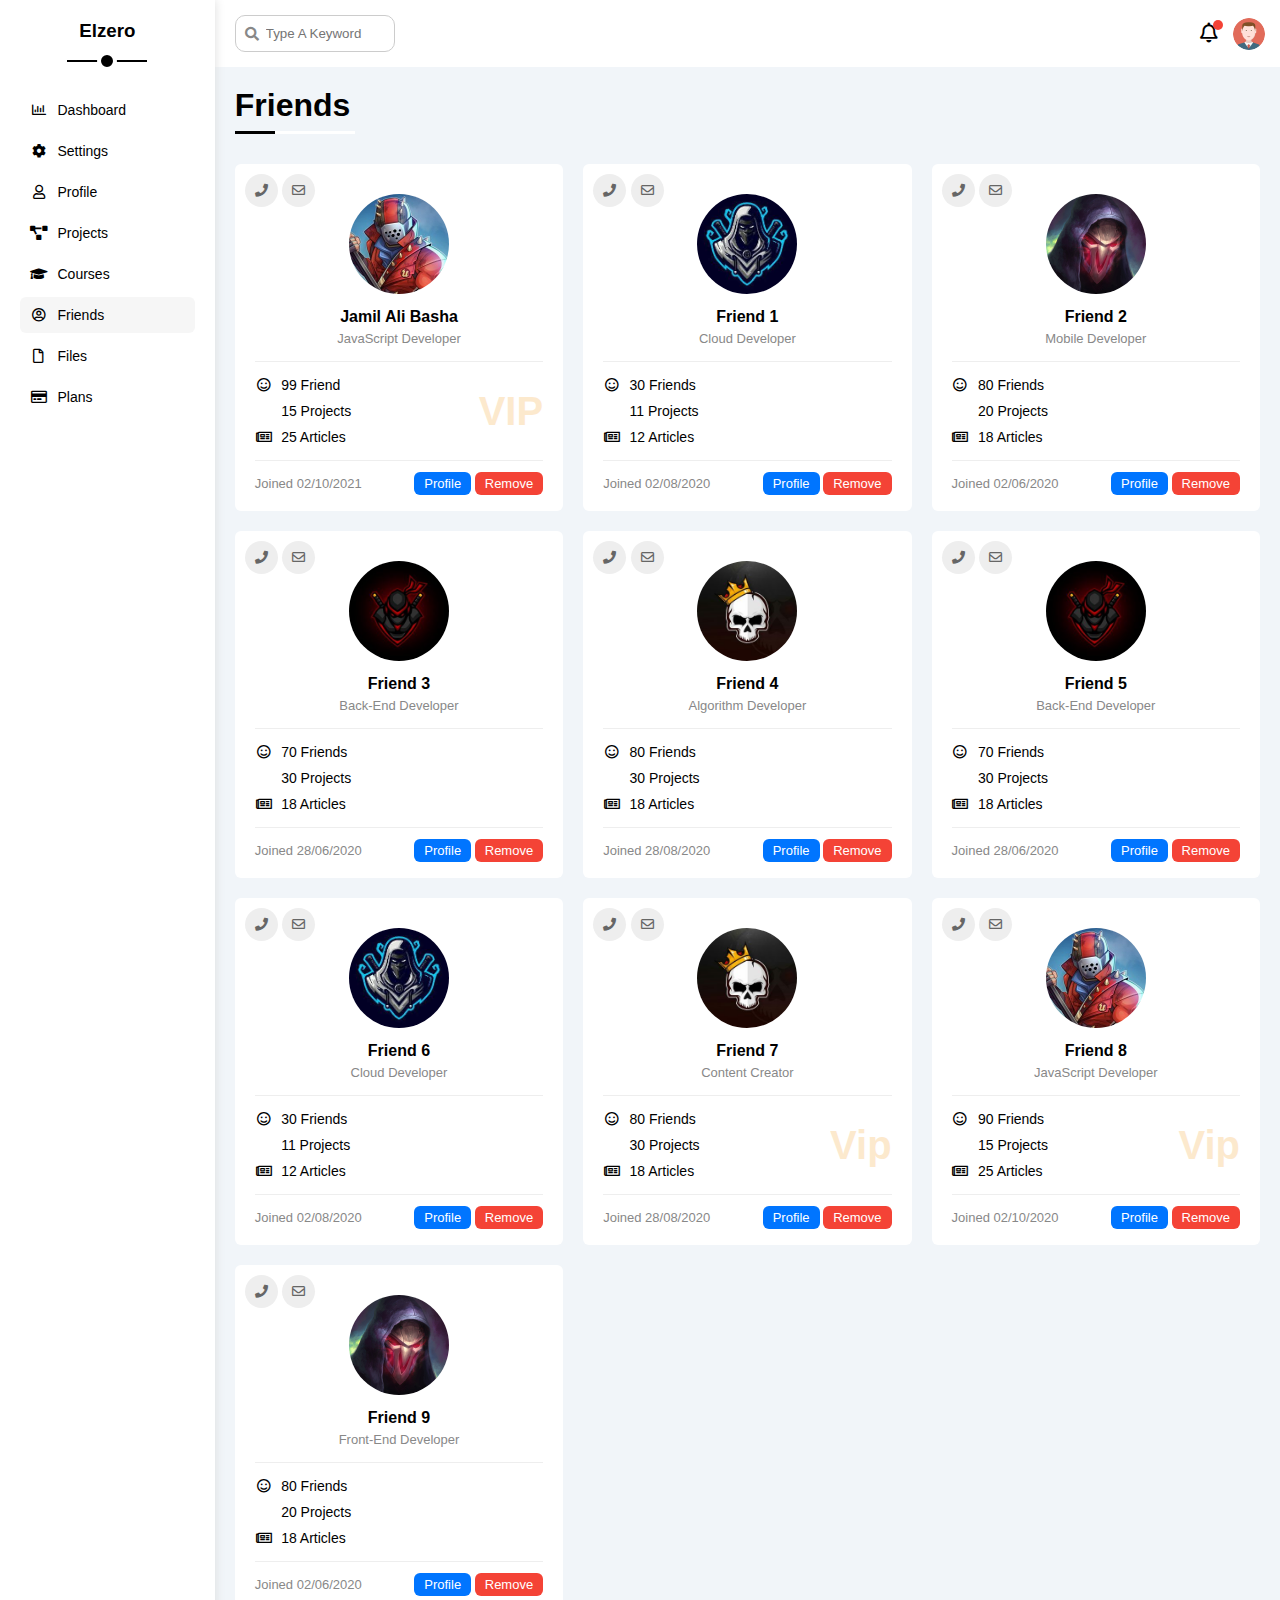
<file: friends.html>
<!DOCTYPE html>
<html lang="en">
  <head>
    <meta charset="UTF-8" />
    <meta http-equiv="X-UA-Compatible" content="IE=edge" />
    <meta name="viewport" content="width=device-width, initial-scale=1.0" />
    <title>Friends</title>
    <link rel="stylesheet" href="css/all.min.css" />
    <link rel="stylesheet" href="css/framework.css" />
    <link rel="stylesheet" href="css/master.css" />
    <link rel="preconnect" href="https://fonts.googleapis.com" />
    <link rel="preconnect" href="https://fonts.gstatic.com" crossorigin />
    <link
      href="https://fonts.googleapis.com/css2?family=Open+Sans:wght@300;500&display=swap"
      rel="stylesheet"
    />
  </head>
  <body>
    <div class="page d-flex">
      <div class="sidebar bg-white p-20 p-relative">
        <h3 class="p-relative txt-c mt-0">Elzero</h3>
        <ul>
          <li>
            <a
              class="d-flex align-center fs-14 c-black rad-6 p-10"
              href="index.html"
            >
              <i class="fa-regular fa-chart-bar fa-fw"></i>
              <span>Dashboard</span>
            </a>
          </li>
          <li>
            <a
              class="d-flex align-center fs-14 c-black rad-6 p-10"
              href="settings.html"
            >
              <i class="fa-solid fa-gear fa-fw"></i>
              <span>Settings</span>
            </a>
          </li>
          <li>
            <a
              class="d-flex align-center fs-14 c-black rad-6 p-10"
              href="profile.html"
            >
              <i class="fa-regular fa-user fa-fw"></i>
              <span>Profile</span>
            </a>
          </li>
          <li>
            <a
              class="d-flex align-center fs-14 c-black rad-6 p-10"
              href="projects.html"
            >
              <i class="fa-solid fa-diagram-project fa-fw"></i>
              <span>Projects</span>
            </a>
          </li>
          <li>
            <a
              class="d-flex align-center fs-14 c-black rad-6 p-10"
              href="courses.html"
            >
              <i class="fa-solid fa-graduation-cap fa-fw"></i>
              <span>Courses</span>
            </a>
          </li>
          <li>
            <a
              class="active d-flex align-center fs-14 c-black rad-6 p-10"
              href="friends.html"
            >
              <i class="fa-regular fa-circle-user fa-fw"></i>
              <span>Friends</span>
            </a>
          </li>
          <li>
            <a
              class="d-flex align-center fs-14 c-black rad-6 p-10"
              href="files.html"
            >
              <i class="fa-regular fa-file fa-fw"></i>
              <span>Files</span>
            </a>
          </li>
          <li>
            <a
              class="d-flex align-center fs-14 c-black rad-6 p-10"
              href="plans.html"
            >
              <i class="fa-regular fa-credit-card fa-fw"></i>
              <span>Plans</span>
            </a>
          </li>
        </ul>
      </div>
      <div class="content w-full">
        <!-- Start Head -->
        <div class="head bg-white p-15 between-flex">
          <div class="search p-relative">
            <input class="p-10" type="search" placeholder="Type A Keyword" />
          </div>
          <div class="icons d-flex align-center">
            <span class="notification p-relative">
              <i class="fa-regular fa-bell fa-lg"></i>
            </span>
            <img src="imgs/avatar.png" alt="" />
          </div>
        </div>
        <!-- End Head -->
        <h1 class="p-relative">Friends</h1>
        <div class="friends-page d-grid m-20 gap-20">
          <div class="friend bg-white rad-6 p-20 p-relative">
            <div class="contact">
              <i class="fa-solid fa-phone"></i>
              <i class="fa-regular fa-envelope"></i>
            </div>
            <div class="txt-c">
              <img
                class="rad-half mt-10 mb-10 w-100 h-100"
                src="imgs/friend-01.jpg"
                alt=""
              />
              <h4 class="m-0">Jamil Ali Basha</h4>
              <p class="c-grey fs-13 mt-5 mb-0">JavaScript Developer</p>
            </div>
            <div class="icons fs-14 p-relative">
              <div class="mb-10">
                <i class="fa-regular fa-face-smile fa-fw"></i>
                <span>99 Friend</span>
              </div>
              <div class="mb-10">
                <i class="fa-solid fa-code-commit fa-fw"></i>
                <span>15 Projects</span>
              </div>
              <div>
                <i class="fa-regular fa-newspaper fa-fw"></i>
                <span>25 Articles</span>
              </div>
              <span class="vip fw-bold c-orange">VIP</span>
            </div>
            <div class="info between-flex fs-13">
              <span class="c-grey">Joined 02/10/2021</span>
              <div>
                <a class="bg-blue c-white btn-shape" href="profile.html"
                  >Profile</a
                >
                <a class="bg-red c-white btn-shape" href="#">Remove</a>
              </div>
            </div>
          </div>
          <div class="friend bg-white rad-6 p-20 p-relative">
            <div class="contact">
              <i class="fa-solid fa-phone"></i>
              <i class="fa-regular fa-envelope"></i>
            </div>
            <div class="txt-c">
              <img
                class="rad-half mt-10 mb-10 w-100 h-100"
                src="imgs/friend-02.jpg"
                alt=""
              />
              <h4 class="m-0">Friend 1</h4>
              <p class="c-grey fs-13 mt-5 mb-0">Cloud Developer</p>
            </div>
            <div class="icons fs-14 p-relative">
              <div class="mb-10">
                <i class="fa-regular fa-face-smile fa-fw"></i>
                <span>30 Friends</span>
              </div>
              <div class="mb-10">
                <i class="fa-solid fa-code-commit fa-fw"></i>
                <span>11 Projects</span>
              </div>
              <div>
                <i class="fa-regular fa-newspaper fa-fw"></i>
                <span>12 Articles</span>
              </div>
            </div>
            <div class="info between-flex fs-13">
              <span class="c-grey">Joined 02/08/2020</span>
              <div>
                <a class="bg-blue c-white btn-shape" href="profile.html"
                  >Profile</a
                >
                <a class="bg-red c-white btn-shape" href="">Remove</a>
              </div>
            </div>
          </div>
          <div class="friend bg-white rad-6 p-20 p-relative">
            <div class="contact">
              <i class="fa-solid fa-phone"></i>
              <i class="fa-regular fa-envelope"></i>
            </div>
            <div class="txt-c">
              <img
                class="rad-half mt-10 mb-10 w-100 h-100"
                src="imgs/friend-03.jpg"
                alt=""
              />
              <h4 class="m-0">Friend 2</h4>
              <p class="c-grey fs-13 mt-5 mb-0">Mobile Developer</p>
            </div>
            <div class="icons fs-14 p-relative">
              <div class="mb-10">
                <i class="fa-regular fa-face-smile fa-fw"></i>
                <span>80 Friends</span>
              </div>
              <div class="mb-10">
                <i class="fa-solid fa-code-commit fa-fw"></i>
                <span>20 Projects</span>
              </div>
              <div>
                <i class="fa-regular fa-newspaper fa-fw"></i>
                <span>18 Articles</span>
              </div>
            </div>
            <div class="info between-flex fs-13">
              <span class="c-grey">Joined 02/06/2020</span>
              <div>
                <a class="bg-blue c-white btn-shape" href="profile.html"
                  >Profile</a
                >
                <a class="bg-red c-white btn-shape" href="">Remove</a>
              </div>
            </div>
          </div>
          <div class="friend bg-white rad-6 p-20 p-relative">
            <div class="contact">
              <i class="fa-solid fa-phone"></i>
              <i class="fa-regular fa-envelope"></i>
            </div>
            <div class="txt-c">
              <img
                class="rad-half mt-10 mb-10 w-100 h-100"
                src="imgs/friend-04.jpg"
                alt=""
              />
              <h4 class="m-0">Friend 3</h4>
              <p class="c-grey fs-13 mt-5 mb-0">Back-End Developer</p>
            </div>
            <div class="icons fs-14 p-relative">
              <div class="mb-10">
                <i class="fa-regular fa-face-smile fa-fw"></i>
                <span>70 Friends</span>
              </div>
              <div class="mb-10">
                <i class="fa-solid fa-code-commit fa-fw"></i>
                <span>30 Projects</span>
              </div>
              <div>
                <i class="fa-regular fa-newspaper fa-fw"></i>
                <span>18 Articles</span>
              </div>
            </div>
            <div class="info between-flex fs-13">
              <span class="c-grey">Joined 28/06/2020</span>
              <div>
                <a class="bg-blue c-white btn-shape" href="profile.html"
                  >Profile</a
                >
                <a class="bg-red c-white btn-shape" href="">Remove</a>
              </div>
            </div>
          </div>
          <div class="friend bg-white rad-6 p-20 p-relative">
            <div class="contact">
              <i class="fa-solid fa-phone"></i>
              <i class="fa-regular fa-envelope"></i>
            </div>
            <div class="txt-c">
              <img
                class="rad-half mt-10 mb-10 w-100 h-100"
                src="imgs/friend-05.jpg"
                alt=""
              />
              <h4 class="m-0">Friend 4</h4>
              <p class="c-grey fs-13 mt-5 mb-0">Algorithm Developer</p>
            </div>
            <div class="icons fs-14 p-relative">
              <div class="mb-10">
                <i class="fa-regular fa-face-smile fa-fw"></i>
                <span>80 Friends</span>
              </div>
              <div class="mb-10">
                <i class="fa-solid fa-code-commit fa-fw"></i>
                <span>30 Projects</span>
              </div>
              <div>
                <i class="fa-regular fa-newspaper fa-fw"></i>
                <span>18 Articles</span>
              </div>
            </div>
            <div class="info between-flex fs-13">
              <span class="c-grey">Joined 28/08/2020</span>
              <div>
                <a class="bg-blue c-white btn-shape" href="profile.html"
                  >Profile</a
                >
                <a class="bg-red c-white btn-shape" href="">Remove</a>
              </div>
            </div>
          </div>
          <div class="friend bg-white rad-6 p-20 p-relative">
            <div class="contact">
              <i class="fa-solid fa-phone"></i>
              <i class="fa-regular fa-envelope"></i>
            </div>
            <div class="txt-c">
              <img
                class="rad-half mt-10 mb-10 w-100 h-100"
                src="imgs/friend-04.jpg"
                alt=""
              />
              <h4 class="m-0">Friend 5</h4>
              <p class="c-grey fs-13 mt-5 mb-0">Back-End Developer</p>
            </div>
            <div class="icons fs-14 p-relative">
              <div class="mb-10">
                <i class="fa-regular fa-face-smile fa-fw"></i>
                <span>70 Friends</span>
              </div>
              <div class="mb-10">
                <i class="fa-solid fa-code-commit fa-fw"></i>
                <span>30 Projects</span>
              </div>
              <div>
                <i class="fa-regular fa-newspaper fa-fw"></i>
                <span>18 Articles</span>
              </div>
            </div>
            <div class="info between-flex fs-13">
              <span class="c-grey">Joined 28/06/2020</span>
              <div>
                <a class="bg-blue c-white btn-shape" href="profile.html"
                  >Profile</a
                >
                <a class="bg-red c-white btn-shape" href="">Remove</a>
              </div>
            </div>
          </div>
          <div class="friend bg-white rad-6 p-20 p-relative">
            <div class="contact">
              <i class="fa-solid fa-phone"></i>
              <i class="fa-regular fa-envelope"></i>
            </div>
            <div class="txt-c">
              <img
                class="rad-half mt-10 mb-10 w-100 h-100"
                src="imgs/friend-02.jpg"
                alt=""
              />
              <h4 class="m-0">Friend 6</h4>
              <p class="c-grey fs-13 mt-5 mb-0">Cloud Developer</p>
            </div>
            <div class="icons fs-14 p-relative">
              <div class="mb-10">
                <i class="fa-regular fa-face-smile fa-fw"></i>
                <span>30 Friends</span>
              </div>
              <div class="mb-10">
                <i class="fa-solid fa-code-commit fa-fw"></i>
                <span>11 Projects</span>
              </div>
              <div>
                <i class="fa-regular fa-newspaper fa-fw"></i>
                <span>12 Articles</span>
              </div>
            </div>
            <div class="info between-flex fs-13">
              <span class="c-grey">Joined 02/08/2020</span>
              <div>
                <a class="bg-blue c-white btn-shape" href="profile.html"
                  >Profile</a
                >
                <a class="bg-red c-white btn-shape" href="">Remove</a>
              </div>
            </div>
          </div>
          <div class="friend bg-white rad-6 p-20 p-relative">
            <div class="contact">
              <i class="fa-solid fa-phone"></i>
              <i class="fa-regular fa-envelope"></i>
            </div>
            <div class="txt-c">
              <img
                class="rad-half mt-10 mb-10 w-100 h-100"
                src="imgs/friend-05.jpg"
                alt=""
              />
              <h4 class="m-0">Friend 7</h4>
              <p class="c-grey fs-13 mt-5 mb-0">Content Creator</p>
            </div>
            <div class="icons fs-14 p-relative">
              <div class="mb-10">
                <i class="fa-regular fa-face-smile fa-fw"></i>
                <span>80 Friends</span>
              </div>
              <div class="mb-10">
                <i class="fa-solid fa-code-commit fa-fw"></i>
                <span>30 Projects</span>
              </div>
              <div>
                <i class="fa-regular fa-newspaper fa-fw"></i>
                <span>18 Articles</span>
              </div>
              <span class="vip fw-bold c-orange">Vip</span>
            </div>
            <div class="info between-flex fs-13">
              <span class="c-grey">Joined 28/08/2020</span>
              <div>
                <a class="bg-blue c-white btn-shape" href="profile.html"
                  >Profile</a
                >
                <a class="bg-red c-white btn-shape" href="">Remove</a>
              </div>
            </div>
          </div>
          <div class="friend bg-white rad-6 p-20 p-relative">
            <div class="contact">
              <i class="fa-solid fa-phone"></i>
              <i class="fa-regular fa-envelope"></i>
            </div>
            <div class="txt-c">
              <img
                class="rad-half mt-10 mb-10 w-100 h-100"
                src="imgs/friend-01.jpg"
                alt=""
              />
              <h4 class="m-0">Friend 8</h4>
              <p class="c-grey fs-13 mt-5 mb-0">JavaScript Developer</p>
            </div>
            <div class="icons fs-14 p-relative">
              <div class="mb-10">
                <i class="fa-regular fa-face-smile fa-fw"></i>
                <span>90 Friends</span>
              </div>
              <div class="mb-10">
                <i class="fa-solid fa-code-commit fa-fw"></i>
                <span>15 Projects</span>
              </div>
              <div>
                <i class="fa-regular fa-newspaper fa-fw"></i>
                <span>25 Articles</span>
              </div>
              <span class="vip fw-bold c-orange">Vip</span>
            </div>
            <div class="info between-flex fs-13">
              <span class="c-grey">Joined 02/10/2020</span>
              <div>
                <a class="bg-blue c-white btn-shape" href="profile.html"
                  >Profile</a
                >
                <a class="bg-red c-white btn-shape" href="">Remove</a>
              </div>
            </div>
          </div>
          <div class="friend bg-white rad-6 p-20 p-relative">
            <div class="contact">
              <i class="fa-solid fa-phone"></i>
              <i class="fa-regular fa-envelope"></i>
            </div>
            <div class="txt-c">
              <img
                class="rad-half mt-10 mb-10 w-100 h-100"
                src="imgs/friend-03.jpg"
                alt=""
              />
              <h4 class="m-0">Friend 9</h4>
              <p class="c-grey fs-13 mt-5 mb-0">Front-End Developer</p>
            </div>
            <div class="icons fs-14 p-relative">
              <div class="mb-10">
                <i class="fa-regular fa-face-smile fa-fw"></i>
                <span>80 Friends</span>
              </div>
              <div class="mb-10">
                <i class="fa-solid fa-code-commit fa-fw"></i>
                <span>20 Projects</span>
              </div>
              <div>
                <i class="fa-regular fa-newspaper fa-fw"></i>
                <span>18 Articles</span>
              </div>
            </div>
            <div class="info between-flex fs-13">
              <span class="c-grey">Joined 02/06/2020</span>
              <div>
                <a class="bg-blue c-white btn-shape" href="profile.html"
                  >Profile</a
                >
                <a class="bg-red c-white btn-shape" href="">Remove</a>
              </div>
            </div>
          </div>
        </div>
      </div>
    </div>
  </body>
</html>
</file>
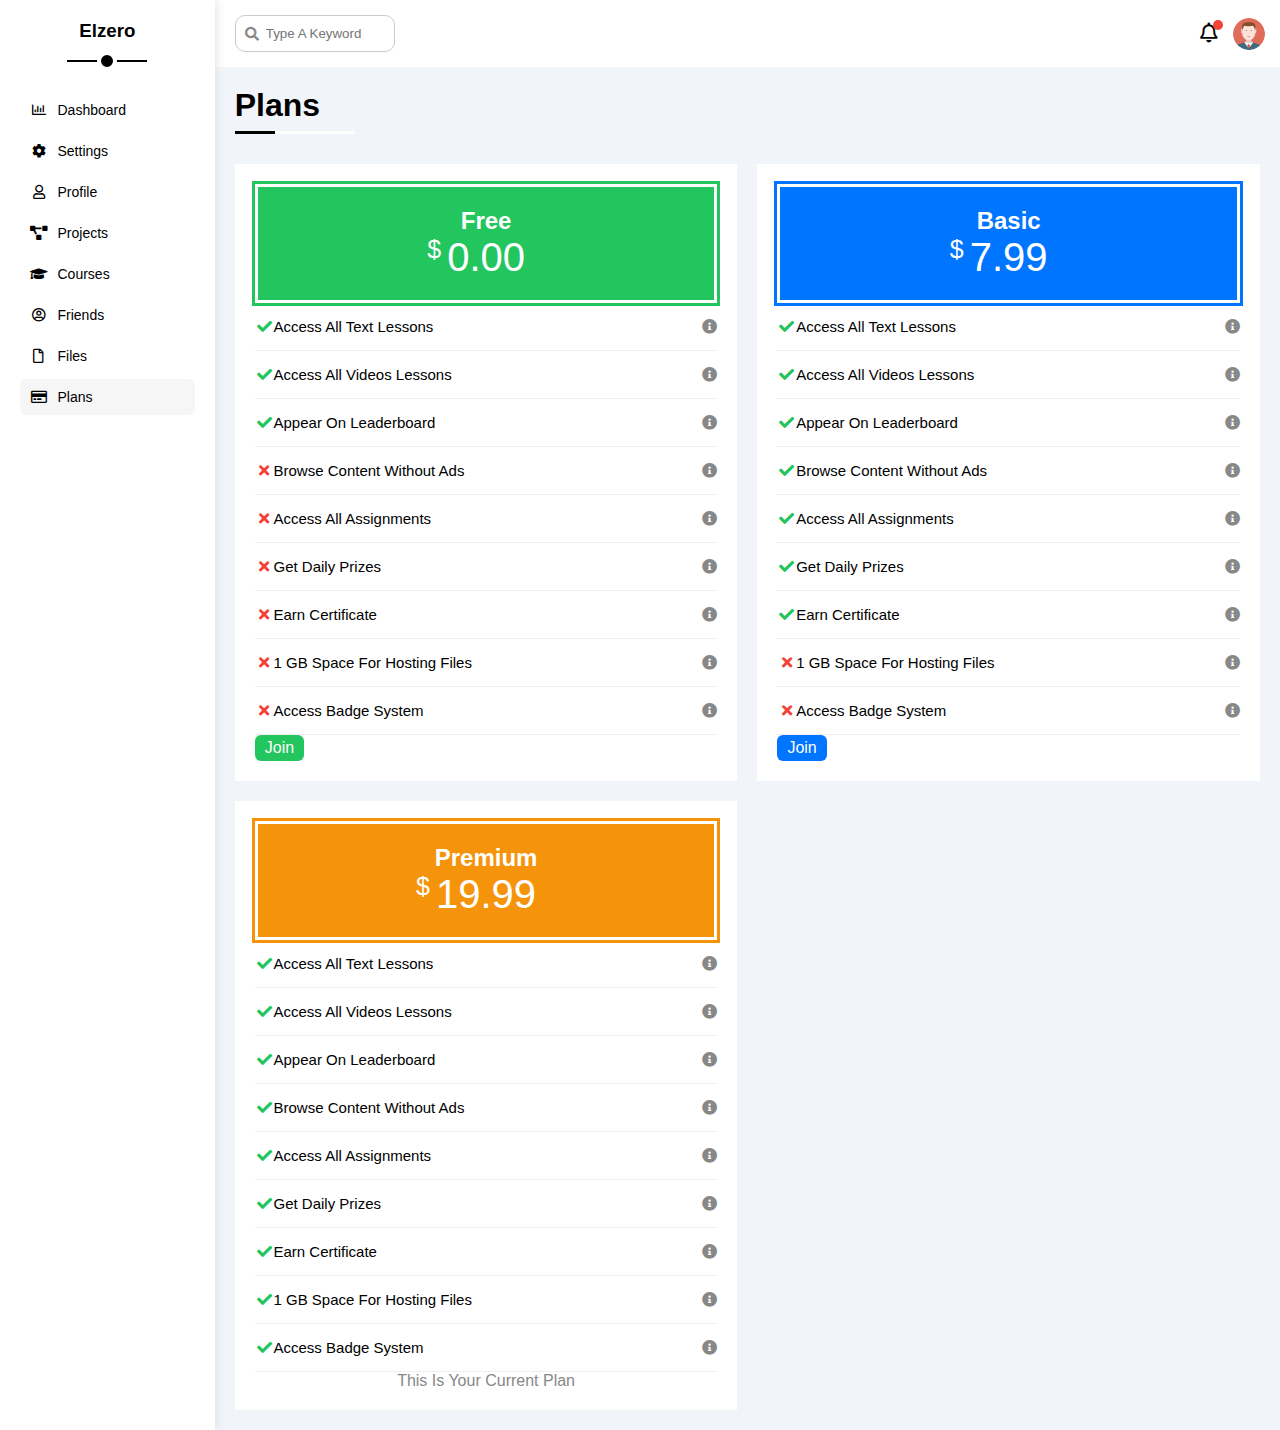
<file: plans.html>
<!DOCTYPE html>
<html lang="en">
  <head>
    <meta charset="UTF-8" />
    <meta http-equiv="X-UA-Compatible" content="IE=edge" />
    <meta name="viewport" content="width=device-width, initial-scale=1.0" />
    <title>Files</title>
    <link rel="stylesheet" href="css/all.min.css" />
    <link rel="stylesheet" href="css/framework.css" />
    <link rel="stylesheet" href="css/master.css" />
    <link rel="preconnect" href="https://fonts.googleapis.com" />
    <link rel="preconnect" href="https://fonts.gstatic.com" crossorigin />
    <link
      href="https://fonts.googleapis.com/css2?family=Open+Sans:wght@300;500&display=swap"
      rel="stylesheet"
    />
  </head>
  <body>
    <div class="page d-flex">
      <div class="sidebar bg-white p-20 p-relative">
        <h3 class="p-relative txt-c mt-0">Elzero</h3>
        <ul>
          <li>
            <a
              class="d-flex align-center fs-14 c-black rad-6 p-10"
              href="index.html"
            >
              <i class="fa-regular fa-chart-bar fa-fw"></i>
              <span>Dashboard</span>
            </a>
          </li>
          <li>
            <a
              class="d-flex align-center fs-14 c-black rad-6 p-10"
              href="settings.html"
            >
              <i class="fa-solid fa-gear fa-fw"></i>
              <span>Settings</span>
            </a>
          </li>
          <li>
            <a
              class="d-flex align-center fs-14 c-black rad-6 p-10"
              href="profile.html"
            >
              <i class="fa-regular fa-user fa-fw"></i>
              <span>Profile</span>
            </a>
          </li>
          <li>
            <a
              class="d-flex align-center fs-14 c-black rad-6 p-10"
              href="projects.html"
            >
              <i class="fa-solid fa-diagram-project fa-fw"></i>
              <span>Projects</span>
            </a>
          </li>
          <li>
            <a
              class="d-flex align-center fs-14 c-black rad-6 p-10"
              href="courses.html"
            >
              <i class="fa-solid fa-graduation-cap fa-fw"></i>
              <span>Courses</span>
            </a>
          </li>
          <li>
            <a
              class="d-flex align-center fs-14 c-black rad-6 p-10"
              href="friends.html"
            >
              <i class="fa-regular fa-circle-user fa-fw"></i>
              <span>Friends</span>
            </a>
          </li>
          <li>
            <a
              class="d-flex align-center fs-14 c-black rad-6 p-10"
              href="files.html"
            >
              <i class="fa-regular fa-file fa-fw"></i>
              <span>Files</span>
            </a>
          </li>
          <li>
            <a
              class="active d-flex align-center fs-14 c-black rad-6 p-10"
              href="plans.html"
            >
              <i class="fa-regular fa-credit-card fa-fw"></i>
              <span>Plans</span>
            </a>
          </li>
        </ul>
      </div>
      <div class="content w-full">
        <!-- Start Head -->
        <div class="head bg-white p-15 between-flex">
          <div class="search p-relative">
            <input class="p-10" type="search" placeholder="Type A Keyword" />
          </div>
          <div class="icons d-flex align-center">
            <span class="notification p-relative">
              <i class="fa-regular fa-bell fa-lg"></i>
            </span>
            <img src="imgs/avatar.png" alt="" />
          </div>
        </div>
        <!-- End Head -->
        <h1 class="p-relative">Plans</h1>
        <div class="plans-page d-grid m-20 gap-20">
          <div class="plan green bg-white p-20">
            <div class="top bg-green txt-c p-20">
              <h2 class="m-0 c-white">Free</h2>
              <div class="price c-white"><span>$</span>0.00</div>
            </div>
            <ul>
              <li>
                <i class="fa-solid fa-check fa-fw yes"></i>
                <span>Access All Text Lessons</span>
                <i class="fa-solid fa-circle-info help"></i>
              </li>
              <li>
                <i class="fa-solid fa-check fa-fw yes"></i>
                <span>Access All Videos Lessons</span>
                <i class="fa-solid fa-circle-info help"></i>
              </li>
              <li>
                <i class="fa-solid fa-check fa-fw yes"></i>
                <span>Appear On Leaderboard</span>
                <i class="fa-solid fa-circle-info help"></i>
              </li>
              <li>
                <i class="fa-solid fa-xmark fa-fw"></i>
                <span>Browse Content Without Ads</span>
                <i class="fa-solid fa-circle-info help"></i>
              </li>
              <li>
                <i class="fa-solid fa-xmark fa-fw"></i>
                <span>Access All Assignments</span>
                <i class="fa-solid fa-circle-info help"></i>
              </li>
              <li>
                <i class="fa-solid fa-xmark fa-fw"></i>
                <span>Get Daily Prizes</span>
                <i class="fa-solid fa-circle-info help"></i>
              </li>
              <li>
                <i class="fa-solid fa-xmark fa-fw"></i>
                <span>Earn Certificate</span>
                <i class="fa-solid fa-circle-info help"></i>
              </li>
              <li>
                <i class="fa-solid fa-xmark fa-fw"></i>
                <span>1 GB Space For Hosting Files</span>
                <i class="fa-solid fa-circle-info help"></i>
              </li>
              <li>
                <i class="fa-solid fa-xmark fa-fw"></i>
                <span>Access Badge System</span>
                <i class="fa-solid fa-circle-info help"></i>
              </li>
            </ul>
            <a href="#" class="btn-shape bg-green c-white d-block w-fit"
              >Join</a
            >
          </div>
          <!-- Start Plan -->
          <div class="plan blue bg-white p-20">
            <div class="top bg-blue txt-c p-20">
              <h2 class="m-0 c-white">Basic</h2>
              <div class="price c-white"><span>$</span>7.99</div>
            </div>
            <ul class="list-none p-0">
              <li>
                <i class="fa-solid fa-check fa-fw yes"></i>
                <span>Access All Text Lessons</span>
                <i class="fa-solid fa-circle-info help"></i>
              </li>
              <li>
                <i class="fa-solid fa-check fa-fw yes"></i>
                <span>Access All Videos Lessons</span>
                <i class="fa-solid fa-circle-info help"></i>
              </li>
              <li>
                <i class="fa-solid fa-check fa-fw yes"></i>
                <span>Appear On Leaderboard</span>
                <i class="fa-solid fa-circle-info help"></i>
              </li>
              <li>
                <i class="fa-solid fa-check fa-fw yes"></i>
                <span>Browse Content Without Ads</span>
                <i class="fa-solid fa-circle-info help"></i>
              </li>
              <li>
                <i class="fa-solid fa-check fa-fw yes"></i>
                <span>Access All Assignments</span>
                <i class="fa-solid fa-circle-info help"></i>
              </li>
              <li>
                <i class="fa-solid fa-check fa-fw yes"></i>
                <span>Get Daily Prizes</span>
                <i class="fa-solid fa-circle-info help"></i>
              </li>
              <li>
                <i class="fa-solid fa-check fa-fw yes"></i>
                <span>Earn Certificate</span>
                <i class="fa-solid fa-circle-info help"></i>
              </li>
              <li>
                <i class="fa-solid fa-xmark fa-fw"></i>
                <span>1 GB Space For Hosting Files</span>
                <i class="fa-solid fa-circle-info help"></i>
              </li>
              <li>
                <i class="fa-solid fa-xmark fa-fw"></i>
                <span>Access Badge System</span>
                <i class="fa-solid fa-circle-info help"></i>
              </li>
            </ul>
            <a href="#" class="btn-shape bg-blue c-white d-block w-fit">Join</a>
          </div>
          <!-- End Plan -->
          <!-- Start Plan -->
          <div class="plan orange bg-white p-20">
            <div class="top bg-orange txt-c p-20">
              <h2 class="m-0 c-white">Premium</h2>
              <div class="price c-white"><span>$</span>19.99</div>
            </div>
            <ul class="list-none p-0">
              <li>
                <i class="fa-solid fa-check fa-fw yes"></i>
                <span>Access All Text Lessons</span>
                <i class="fa-solid fa-circle-info help"></i>
              </li>
              <li>
                <i class="fa-solid fa-check fa-fw yes"></i>
                <span>Access All Videos Lessons</span>
                <i class="fa-solid fa-circle-info help"></i>
              </li>
              <li>
                <i class="fa-solid fa-check fa-fw yes"></i>
                <span>Appear On Leaderboard</span>
                <i class="fa-solid fa-circle-info help"></i>
              </li>
              <li>
                <i class="fa-solid fa-check fa-fw yes"></i>
                <span>Browse Content Without Ads</span>
                <i class="fa-solid fa-circle-info help"></i>
              </li>
              <li>
                <i class="fa-solid fa-check fa-fw yes"></i>
                <span>Access All Assignments</span>
                <i class="fa-solid fa-circle-info help"></i>
              </li>
              <li>
                <i class="fa-solid fa-check fa-fw yes"></i>
                <span>Get Daily Prizes</span>
                <i class="fa-solid fa-circle-info help"></i>
              </li>
              <li>
                <i class="fa-solid fa-check fa-fw yes"></i>
                <span>Earn Certificate</span>
                <i class="fa-solid fa-circle-info help"></i>
              </li>
              <li>
                <i class="fa-solid fa-check fa-fw yes"></i>
                <span>1 GB Space For Hosting Files</span>
                <i class="fa-solid fa-circle-info help"></i>
              </li>
              <li>
                <i class="fa-solid fa-check fa-fw yes"></i>
                <span>Access Badge System</span>
                <i class="fa-solid fa-circle-info help"></i>
              </li>
            </ul>
            <p class="c-grey m-0 txt-c">This Is Your Current Plan</p>
          </div>
          <!-- End Plan -->
        </div>
      </div>
    </div>
  </body>
</html>
</file>
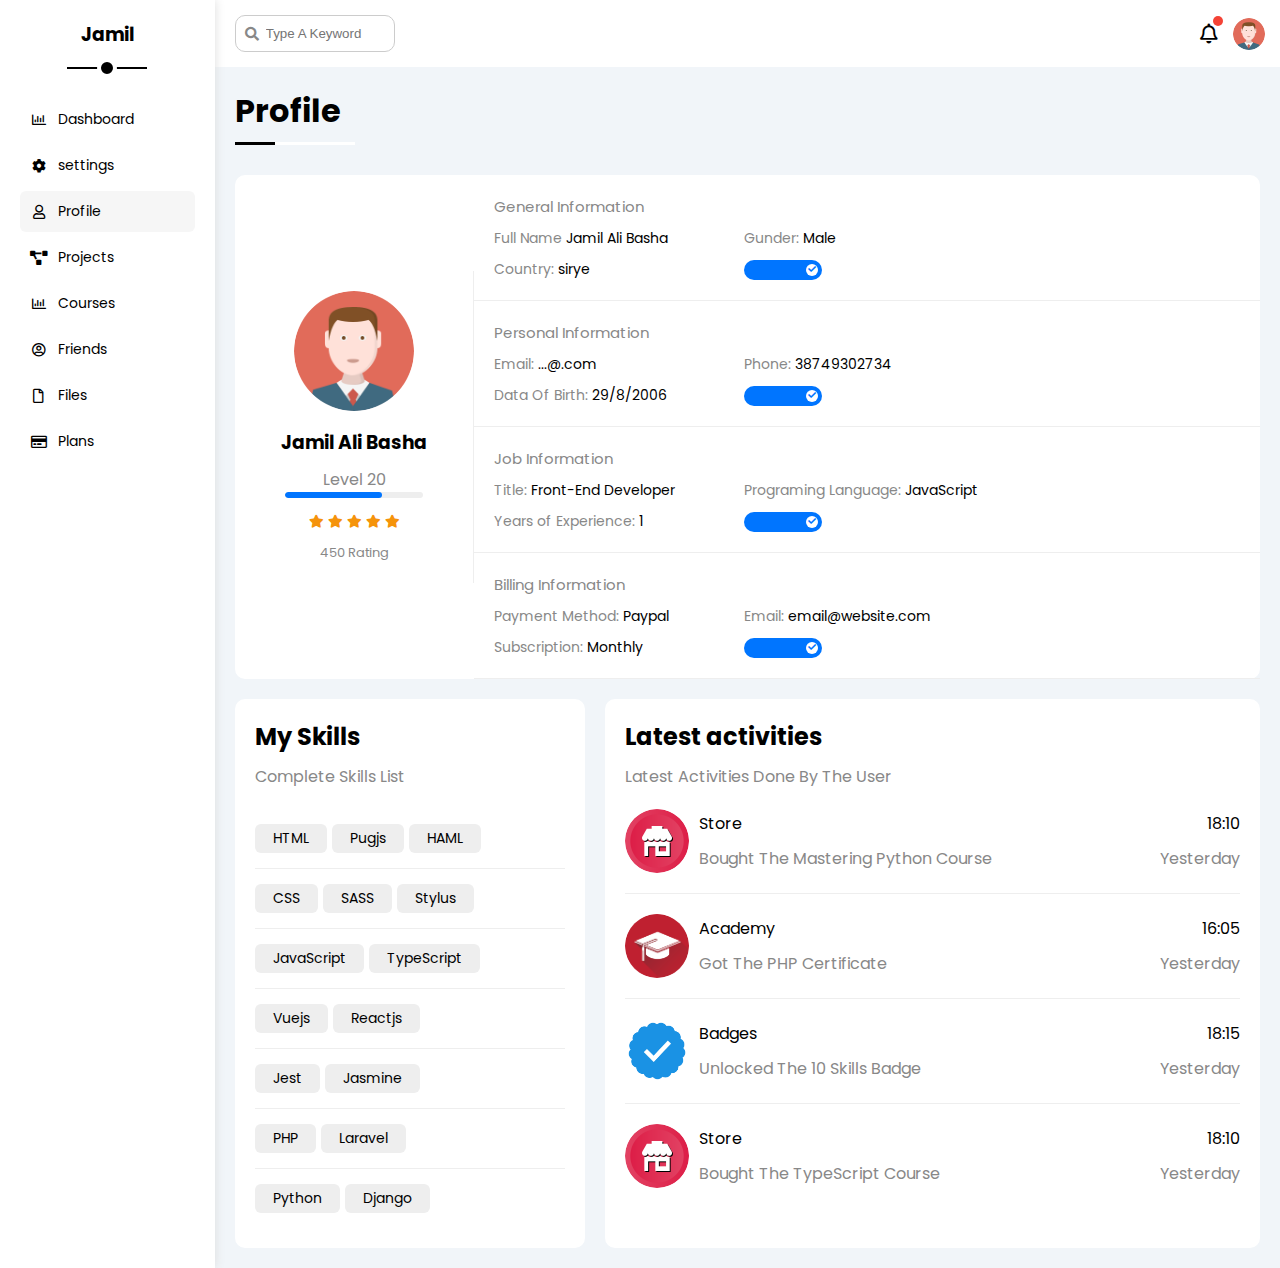
<file: profile.html>
<!DOCTYPE html>
<html lang="en">
  <head>
    <meta charset="UTF-8" />
    <meta http-equiv="X-UA-Compatible" content="IE=edge" />
    <meta name="viewport" content="width=device-width, initial-scale=1.0" />
    <title>Profile</title>
    <link rel="stylesheet" href="css/all.min.css" />
    <link rel="stylesheet" href="css/framework.css" />
    <link rel="stylesheet" href="css/master.css" />
    <link rel="preconnect" href="https://fonts.googleapis.com" />
    <link rel="preconnect" href="https://fonts.gstatic.com" crossorigin />
    <link
      href="https://fonts.googleapis.com/css2?family=Poppins:wght@100;200;300;400;500;600;700;800;900&display=swap"
      rel="stylesheet"
    />
  </head>
  <body>
    <div class="page d-flex">
      <div class="sidebar bg-white p-20 p-relative">
        <h3 class="p-relative txt-c mt-0">Jamil</h3>
        <ul>
          <li>
            <a
              class="d-flex align-center fs-14 c-black rad-6 p-10"
              href="index.html"
            >
              <i class="fa-regular fa-chart-bar fa-fw"></i>
              <span>Dashboard</span>
            </a>
          </li>
          <li>
            <a
              class="d-flex align-center fs-14 c-black rad-6 p-10"
              href="settings.html"
            >
              <i class="fa-solid fa-gear fa-fw"></i>
              <span>settings</span>
            </a>
          </li>
          <li>
            <a
              class="active d-flex align-center fs-14 c-black rad-6 p-10"
              href="profile.html"
            >
              <i class="fa-regular fa-user fa-fw"></i>
              <span>Profile</span>
            </a>
          </li>
          <li>
            <a
              class="d-flex align-center fs-14 c-black rad-6 p-10"
              href="projects.html"
            >
              <i class="fa-solid fa-diagram-project fa-fw"></i>
              <span>Projects</span>
            </a>
          </li>
          <li>
            <a
              class="d-flex align-center fs-14 c-black rad-6 p-10"
              href="courses.html"
            >
              <i class="fa-regular fa-chart-bar fa-fw"></i>
              <span>Courses</span>
            </a>
          </li>
          <li>
            <a
              class="d-flex align-center fs-14 c-black rad-6 p-10"
              href="friends.html"
            >
              <i class="fa-regular fa-circle-user fa-fw"></i>
              <span>Friends</span>
            </a>
          </li>
          <li>
            <a
              class="d-flex align-center fs-14 c-black rad-6 p-10"
              href="files.html"
            >
              <i class="fa-regular fa-file fa-fw"></i>
              <span>Files</span>
            </a>
          </li>
          <li>
            <a
              class="d-flex align-center fs-14 c-black rad-6 p-10"
              href="plans.html"
            >
              <i class="fa-regular fa-credit-card fa-fw"></i>
              <span>Plans</span>
            </a>
          </li>
        </ul>
      </div>
      <div class="content w-full">
        <!-- start Head -->
        <div class="head bg-white p-15 between-flex">
          <div class="search p-relative">
            <input type="search" class="p-10" placeholder="Type A Keyword" />
          </div>
          <div class="icons d-flex align-center">
            <span class="notification p-relative">
              <i class="fa-regular fa-bell fa-lg"></i>
            </span>
            <img src="imgs/avatar.png" alt="" />
          </div>
        </div>
        <!-- End Head -->
        <h1 class="p-relative">Profile</h1>
        <!-- Start Overview -->
        <div class="profile-page m-20">
          <div class="overview bg-white rad-10 d-flex align-center">
            <div class="avatar-box txt-c p-20">
              <img class="rad-half mb-10" src="imgs/avatar.png" alt="" />
              <h3 class="m-0">Jamil Ali Basha</h3>
              <p class="c-grey mt-10">Level 20</p>
              <div class="level rad-6 bg-eee p-relative">
                <span style="width: 70%"></span>
              </div>
              <div class="rating mt-10 mb-10">
                <i class="fa-solid fa-star c-orange fs-13"></i>
                <i class="fa-solid fa-star c-orange fs-13"></i>
                <i class="fa-solid fa-star c-orange fs-13"></i>
                <i class="fa-solid fa-star c-orange fs-13"></i>
                <i class="fa-solid fa-star c-orange fs-13"></i>
              </div>
              <p class="c-grey fs-13">450 Rating</p>
            </div>
            <div class="info-box w-full txt-c-mobile">
              <!-- Start Information Row -->
              <div class="box p-20 d-flex align-center">
                <h4 class="c-grey fs-15 m-0 w-full">General Information</h4>
                <div class="fs-14">
                  <span class="c-grey">Full Name</span>
                  <span>Jamil Ali Basha</span>
                </div>
                <div class="fs-14">
                  <span class="c-grey">Gunder:</span>
                  <span>Male</span>
                </div>
                <div class="fs-14">
                  <span class="c-grey">Country:</span>
                  <span>sirye</span>
                </div>
                <div class="fs-14">
                  <label>
                    <input class="toggle-checkbox" type="checkbox" checked />
                    <div class="toggle-switch"></div>
                  </label>
                </div>
              </div>
              <!-- Start Information Row -->
              <!-- Start Information Row -->
              <div class="box p-20 d-flex align-center">
                <h4 class="c-grey fs-15 m-0 w-full">Personal Information</h4>
                <div class="fs-14">
                  <span class="c-grey">Email:</span>
                  <span>...@.com</span>
                </div>
                <div class="fs-14">
                  <span class="c-grey">Phone:</span>
                  <span>38749302734</span>
                </div>
                <div class="fs-14">
                  <span class="c-grey">Data Of Birth:</span>
                  <span>29/8/2006</span>
                </div>
                <div class="fs-14">
                  <label>
                    <input class="toggle-checkbox" type="checkbox" checked />
                    <div class="toggle-switch"></div>
                  </label>
                </div>
              </div>
              <!-- Start Information Row -->
              <!-- Start Information Row -->
              <div class="box p-20 d-flex align-center">
                <h4 class="c-grey fs-15 m-0 w-full">Job Information</h4>
                <div class="fs-14">
                  <span class="c-grey">Title:</span>
                  <span>Front-End Developer</span>
                </div>
                <div class="fs-14">
                  <span class="c-grey">Programing Language:</span>
                  <span>JavaScript</span>
                </div>
                <div class="fs-14">
                  <span class="c-grey">Years of Experience:</span>
                  <span>1</span>
                </div>
                <div class="fs-14">
                  <label>
                    <input class="toggle-checkbox" type="checkbox" checked />
                    <div class="toggle-switch"></div>
                  </label>
                </div>
              </div>
              <!-- Start Information Row -->
              <!-- Start Information Row -->
              <div class="box p-20 d-flex align-center">
                <h4 class="c-grey fs-15 m-0 w-full">Billing Information</h4>
                <div class="fs-14">
                  <span class="c-grey">Payment Method:</span>
                  <span>Paypal</span>
                </div>
                <div class="fs-14">
                  <span class="c-grey">Email:</span>
                  <span>email@website.com</span>
                </div>
                <div class="fs-14">
                  <span class="c-grey">Subscription:</span>
                  <span>Monthly</span>
                </div>
                <div class="fs-14">
                  <label>
                    <input class="toggle-checkbox" type="checkbox" checked />
                    <div class="toggle-switch"></div>
                  </label>
                </div>
              </div>
              <!-- Start Information Row -->
            </div>
          </div>
          <!-- End Overview -->
          <!-- Start Other Data -->
          <div class="other-data d-flex gap-20">
            <div class="skills-card p-20 bg-white rad-10 mt-20">
              <h2 class="mt-0 mb-10">My Skills</h2>
              <p class="mt-0 mb-20 c-grey .fs-15">Complete Skills List</p>
              <ul class="m-0 txt-c-mobile">
                <li><span>HTML</span><span>Pugjs</span><span>HAML</span></li>
                <li><span>CSS</span><span>SASS</span><span>Stylus</span></li>
                <li><span>JavaScript</span><span>TypeScript</span></li>
                <li><span>Vuejs</span><span>Reactjs</span></li>
                <li><span>Jest</span><span>Jasmine</span></li>
                <li><span>PHP</span><span>Laravel</span></li>
                <li><span>Python</span><span>Django</span></li>
              </ul>
            </div>
            <div class="activities p-20 bg-white rad-10 mt-20">
              <h2 class="mt-0 mb-10">Latest activities</h2>
              <p class="mt-0 mb-20 c-grey .fs-15">
                Latest Activities Done By The User
              </p>
              <div class="activity d-flex align-center txt-c-mobile">
                <img src="imgs/activity-01.png" alt="" />
                <div class="info">
                  <span class="d-block mb-10">Store</span>
                  <span class="c-grey">Bought The Mastering Python Course</span>
                </div>
                <div class="date">
                  <span class="d-block mb-10">18:10</span>
                  <span class="c-grey">Yesterday</span>
                </div>
              </div>
              <div class="activity d-flex align-center txt-c-mobile">
                <img src="imgs/activity-02.png" alt="" />
                <div class="info">
                  <span class="d-block mb-10">Academy</span>
                  <span class="c-grey">Got The PHP Certificate</span>
                </div>
                <div class="date">
                  <span class="d-block mb-10">16:05</span>
                  <span class="c-grey">Yesterday</span>
                </div>
              </div>
              <div class="activity d-flex align-center txt-c-mobile">
                <img src="imgs/activity-03.png" alt="" />
                <div class="info">
                  <span class="d-block mb-10">Badges</span>
                  <span class="c-grey">Unlocked The 10 Skills Badge</span>
                </div>
                <div class="date">
                  <span class="d-block mb-10">18:15</span>
                  <span class="c-grey">Yesterday</span>
                </div>
              </div>
              <div class="activity d-flex align-center txt-c-mobile">
                <img src="imgs/activity-01.png" alt="" />
                <div class="info">
                  <span class="d-block mb-10">Store</span>
                  <span class="c-grey">Bought The TypeScript Course</span>
                </div>
                <div class="date">
                  <span class="d-block mb-10">18:10</span>
                  <span class="c-grey">Yesterday</span>
                </div>
              </div>
            </div>
          </div>
          <!-- End Other Data -->
        </div>
      </div>
    </div>
  </body>
</html>
</file>
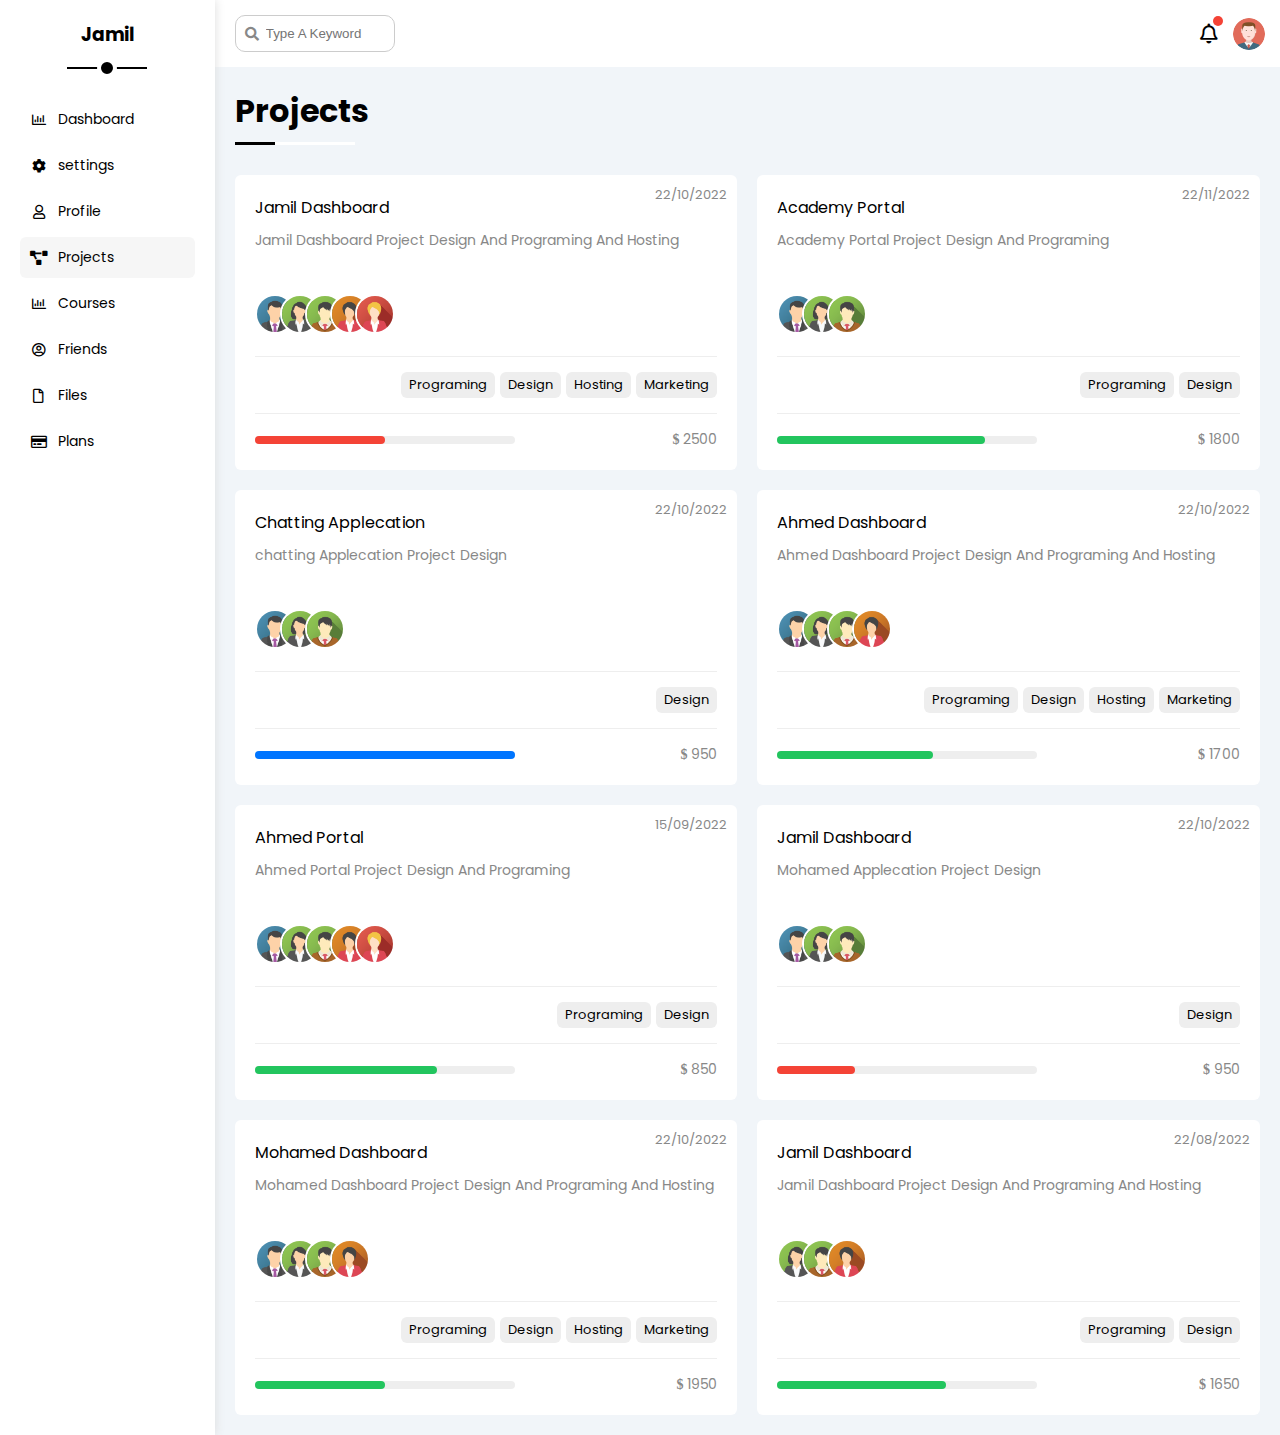
<file: projects.html>
<!DOCTYPE html>
<html lang="en">
  <head>
    <meta charset="UTF-8" />
    <meta http-equiv="X-UA-Compatible" content="IE=edge" />
    <meta name="viewport" content="width=device-width, initial-scale=1.0" />
    <title>Profile</title>
    <link rel="stylesheet" href="css/all.min.css" />
    <link rel="stylesheet" href="css/framework.css" />
    <link rel="stylesheet" href="css/master.css" />
    <link rel="preconnect" href="https://fonts.googleapis.com" />
    <link rel="preconnect" href="https://fonts.gstatic.com" crossorigin />
    <link
      href="https://fonts.googleapis.com/css2?family=Poppins:wght@100;200;300;400;500;600;700;800;900&display=swap"
      rel="stylesheet"
    />
  </head>
  <body>
    <div class="page d-flex">
      <div class="sidebar bg-white p-20 p-relative">
        <h3 class="p-relative txt-c mt-0">Jamil</h3>
        <ul>
          <li>
            <a
              class="d-flex align-center fs-14 c-black rad-6 p-10"
              href="index.html"
            >
              <i class="fa-regular fa-chart-bar fa-fw"></i>
              <span>Dashboard</span>
            </a>
          </li>
          <li>
            <a
              class="d-flex align-center fs-14 c-black rad-6 p-10"
              href="settings.html"
            >
              <i class="fa-solid fa-gear fa-fw"></i>
              <span>settings</span>
            </a>
          </li>
          <li>
            <a
              class="d-flex align-center fs-14 c-black rad-6 p-10"
              href="profile.html"
            >
              <i class="fa-regular fa-user fa-fw"></i>
              <span>Profile</span>
            </a>
          </li>
          <li>
            <a
              class="active d-flex align-center fs-14 c-black rad-6 p-10"
              href="projects.html"
            >
              <i class="fa-solid fa-diagram-project fa-fw"></i>
              <span>Projects</span>
            </a>
          </li>
          <li>
            <a
              class="d-flex align-center fs-14 c-black rad-6 p-10"
              href="courses.html"
            >
              <i class="fa-regular fa-chart-bar fa-fw"></i>
              <span>Courses</span>
            </a>
          </li>
          <li>
            <a
              class="d-flex align-center fs-14 c-black rad-6 p-10"
              href="friends.html"
            >
              <i class="fa-regular fa-circle-user fa-fw"></i>
              <span>Friends</span>
            </a>
          </li>
          <li>
            <a
              class="d-flex align-center fs-14 c-black rad-6 p-10"
              href="files.html"
            >
              <i class="fa-regular fa-file fa-fw"></i>
              <span>Files</span>
            </a>
          </li>
          <li>
            <a
              class="d-flex align-center fs-14 c-black rad-6 p-10"
              href="plans.html"
            >
              <i class="fa-regular fa-credit-card fa-fw"></i>
              <span>Plans</span>
            </a>
          </li>
        </ul>
      </div>
      <div class="content w-full">
        <!-- start Head -->
        <div class="head bg-white p-15 between-flex">
          <div class="search p-relative">
            <input type="search" class="p-10" placeholder="Type A Keyword" />
          </div>
          <div class="icons d-flex align-center">
            <span class="notification p-relative">
              <i class="fa-regular fa-bell fa-lg"></i>
            </span>
            <img src="imgs/avatar.png" alt="" />
          </div>
        </div>
        <!-- End Head -->
        <h1 class="p-relative">Projects</h1>
        <div class="projects-page d-grid m-20 gap-20">
          <div class="project bg-white p-20 rad-6 p-relative">
            <span class="date fs-13 c-grey">22/10/2022</span>
            <h4>Jamil Dashboard</h4>
            <p class="c-grey mt-10 mb-10 fs-14">
              Jamil Dashboard Project Design And Programing And Hosting
            </p>
            <div class="team">
              <a href="#"><img src="imgs/team-01.png" alt="" /></a>
              <a href="#"><img src="imgs/team-02.png" alt="" /></a>
              <a href="#"><img src="imgs/team-03.png" alt="" /></a>
              <a href="#"><img src="imgs/team-04.png" alt="" /></a>
              <a href="#"><img src="imgs/team-05.png" alt="" /></a>
            </div>
            <div class="do d-flex">
              <span class="fs-13 rad-6 bg-eee">Programing</span>
              <span class="fs-13 rad-6 bg-eee">Design</span>
              <span class="fs-13 rad-6 bg-eee">Hosting</span>
              <span class="fs-13 rad-6 bg-eee">Marketing</span>
            </div>
            <div class="info between-flex">
              <div class="prog bg-eee">
                <span class="bg-red" style="width: 50%"></span>
              </div>
              <div class="fs-14 c-grey">
                <i class="fa-solid fa-dollar sign"></i>
                2500
              </div>
            </div>
          </div>
          <div class="project bg-white p-20 rad-6 p-relative">
            <span class="date fs-13 c-grey">22/11/2022</span>
            <h4>Academy Portal</h4>
            <p class="c-grey mt-10 mb-10 fs-14">
              Academy Portal Project Design And Programing
            </p>
            <div class="team">
              <a href="#"><img src="imgs/team-01.png" alt="" /></a>
              <a href="#"><img src="imgs/team-02.png" alt="" /></a>
              <a href="#"><img src="imgs/team-03.png" alt="" /></a>
            </div>
            <div class="do d-flex">
              <span class="fs-13 rad-6 bg-eee">Programing</span>
              <span class="fs-13 rad-6 bg-eee">Design</span>
            </div>
            <div class="info between-flex">
              <div class="prog bg-eee">
                <span class="bg-green" style="width: 80%"></span>
              </div>
              <div class="fs-14 c-grey">
                <i class="fa-solid fa-dollar sign"></i>
                1800
              </div>
            </div>
          </div>
          <div class="project bg-white p-20 rad-6 p-relative">
            <span class="date fs-13 c-grey">22/10/2022</span>
            <h4>Chatting Applecation</h4>
            <p class="c-grey mt-10 mb-10 fs-14">
              chatting Applecation Project Design
            </p>
            <div class="team">
              <a href="#"><img src="imgs/team-01.png" alt="" /></a>
              <a href="#"><img src="imgs/team-02.png" alt="" /></a>
              <a href="#"><img src="imgs/team-03.png" alt="" /></a>
            </div>
            <div class="do d-flex">
              <span class="fs-13 rad-6 bg-eee">Design</span>
            </div>
            <div class="info between-flex">
              <div class="prog bg-eee">
                <span class="bg-blue" style="width: 100%"></span>
              </div>
              <div class="fs-14 c-grey">
                <i class="fa-solid fa-dollar sign"></i>
                950
              </div>
            </div>
          </div>
          <div class="project bg-white p-20 rad-6 p-relative">
            <span class="date fs-13 c-grey">22/10/2022</span>
            <h4>Ahmed Dashboard</h4>
            <p class="c-grey mt-10 mb-10 fs-14">
              Ahmed Dashboard Project Design And Programing And Hosting
            </p>
            <div class="team">
              <a href="#"><img src="imgs/team-01.png" alt="" /></a>
              <a href="#"><img src="imgs/team-02.png" alt="" /></a>
              <a href="#"><img src="imgs/team-03.png" alt="" /></a>
              <a href="#"><img src="imgs/team-04.png" alt="" /></a>
            </div>
            <div class="do d-flex">
              <span class="fs-13 rad-6 bg-eee">Programing</span>
              <span class="fs-13 rad-6 bg-eee">Design</span>
              <span class="fs-13 rad-6 bg-eee">Hosting</span>
              <span class="fs-13 rad-6 bg-eee">Marketing</span>
            </div>
            <div class="info between-flex">
              <div class="prog bg-eee">
                <span class="bg-green" style="width: 60%"></span>
              </div>
              <div class="fs-14 c-grey">
                <i class="fa-solid fa-dollar sign"></i>
                1700
              </div>
            </div>
          </div>
          <div class="project bg-white p-20 rad-6 p-relative">
            <span class="date fs-13 c-grey">15/09/2022</span>
            <h4>Ahmed Portal</h4>
            <p class="c-grey mt-10 mb-10 fs-14">
              Ahmed Portal Project Design And Programing
            </p>
            <div class="team">
              <a href="#"><img src="imgs/team-01.png" alt="" /></a>
              <a href="#"><img src="imgs/team-02.png" alt="" /></a>
              <a href="#"><img src="imgs/team-03.png" alt="" /></a>
              <a href="#"><img src="imgs/team-04.png" alt="" /></a>
              <a href="#"><img src="imgs/team-05.png" alt="" /></a>
            </div>
            <div class="do d-flex">
              <span class="fs-13 rad-6 bg-eee">Programing</span>
              <span class="fs-13 rad-6 bg-eee">Design</span>
            </div>
            <div class="info between-flex">
              <div class="prog bg-eee">
                <span class="bg-green" style="width: 70%"></span>
              </div>
              <div class="fs-14 c-grey">
                <i class="fa-solid fa-dollar sign"></i>
                850
              </div>
            </div>
          </div>
          <div class="project bg-white p-20 rad-6 p-relative">
            <span class="date fs-13 c-grey">22/10/2022</span>
            <h4>Jamil Dashboard</h4>
            <p class="c-grey mt-10 mb-10 fs-14">
              Mohamed Applecation Project Design
            </p>
            <div class="team">
              <a href="#"><img src="imgs/team-01.png" alt="" /></a>
              <a href="#"><img src="imgs/team-02.png" alt="" /></a>
              <a href="#"><img src="imgs/team-03.png" alt="" /></a>
            </div>
            <div class="do d-flex">
              <span class="fs-13 rad-6 bg-eee">Design</span>
            </div>
            <div class="info between-flex">
              <div class="prog bg-eee">
                <span class="bg-red" style="width: 30%"></span>
              </div>
              <div class="fs-14 c-grey">
                <i class="fa-solid fa-dollar sign"></i>
                950
              </div>
            </div>
          </div>
          <div class="project bg-white p-20 rad-6 p-relative">
            <span class="date fs-13 c-grey">22/10/2022</span>
            <h4>Mohamed Dashboard</h4>
            <p class="c-grey mt-10 mb-10 fs-14">
              Mohamed Dashboard Project Design And Programing And Hosting
            </p>
            <div class="team">
              <a href="#"><img src="imgs/team-01.png" alt="" /></a>
              <a href="#"><img src="imgs/team-02.png" alt="" /></a>
              <a href="#"><img src="imgs/team-03.png" alt="" /></a>
              <a href="#"><img src="imgs/team-04.png" alt="" /></a>
            </div>
            <div class="do d-flex">
              <span class="fs-13 rad-6 bg-eee">Programing</span>
              <span class="fs-13 rad-6 bg-eee">Design</span>
              <span class="fs-13 rad-6 bg-eee">Hosting</span>
              <span class="fs-13 rad-6 bg-eee">Marketing</span>
            </div>
            <div class="info between-flex">
              <div class="prog bg-eee">
                <span class="bg-green" style="width: 50%"></span>
              </div>
              <div class="fs-14 c-grey">
                <i class="fa-solid fa-dollar sign"></i>
                1950
              </div>
            </div>
          </div>
          <div class="project bg-white p-20 rad-6 p-relative">
            <span class="date fs-13 c-grey">22/08/2022</span>
            <h4>Jamil Dashboard</h4>
            <p class="c-grey mt-10 mb-10 fs-14">
              Jamil Dashboard Project Design And Programing And Hosting
            </p>
            <div class="team">
              <a href="#"><img src="imgs/team-02.png" alt="" /></a>
              <a href="#"><img src="imgs/team-03.png" alt="" /></a>
              <a href="#"><img src="imgs/team-04.png" alt="" /></a>
            </div>
            <div class="do d-flex">
              <span class="fs-13 rad-6 bg-eee">Programing</span>
              <span class="fs-13 rad-6 bg-eee">Design</span>
            </div>
            <div class="info between-flex">
              <div class="prog bg-eee">
                <span class="bg-green" style="width: 65%"></span>
              </div>
              <div class="fs-14 c-grey">
                <i class="fa-solid fa-dollar sign"></i>
                1650
              </div>
            </div>
          </div>
        </div>
      </div>
    </div>
  </body>
</html>
</file>
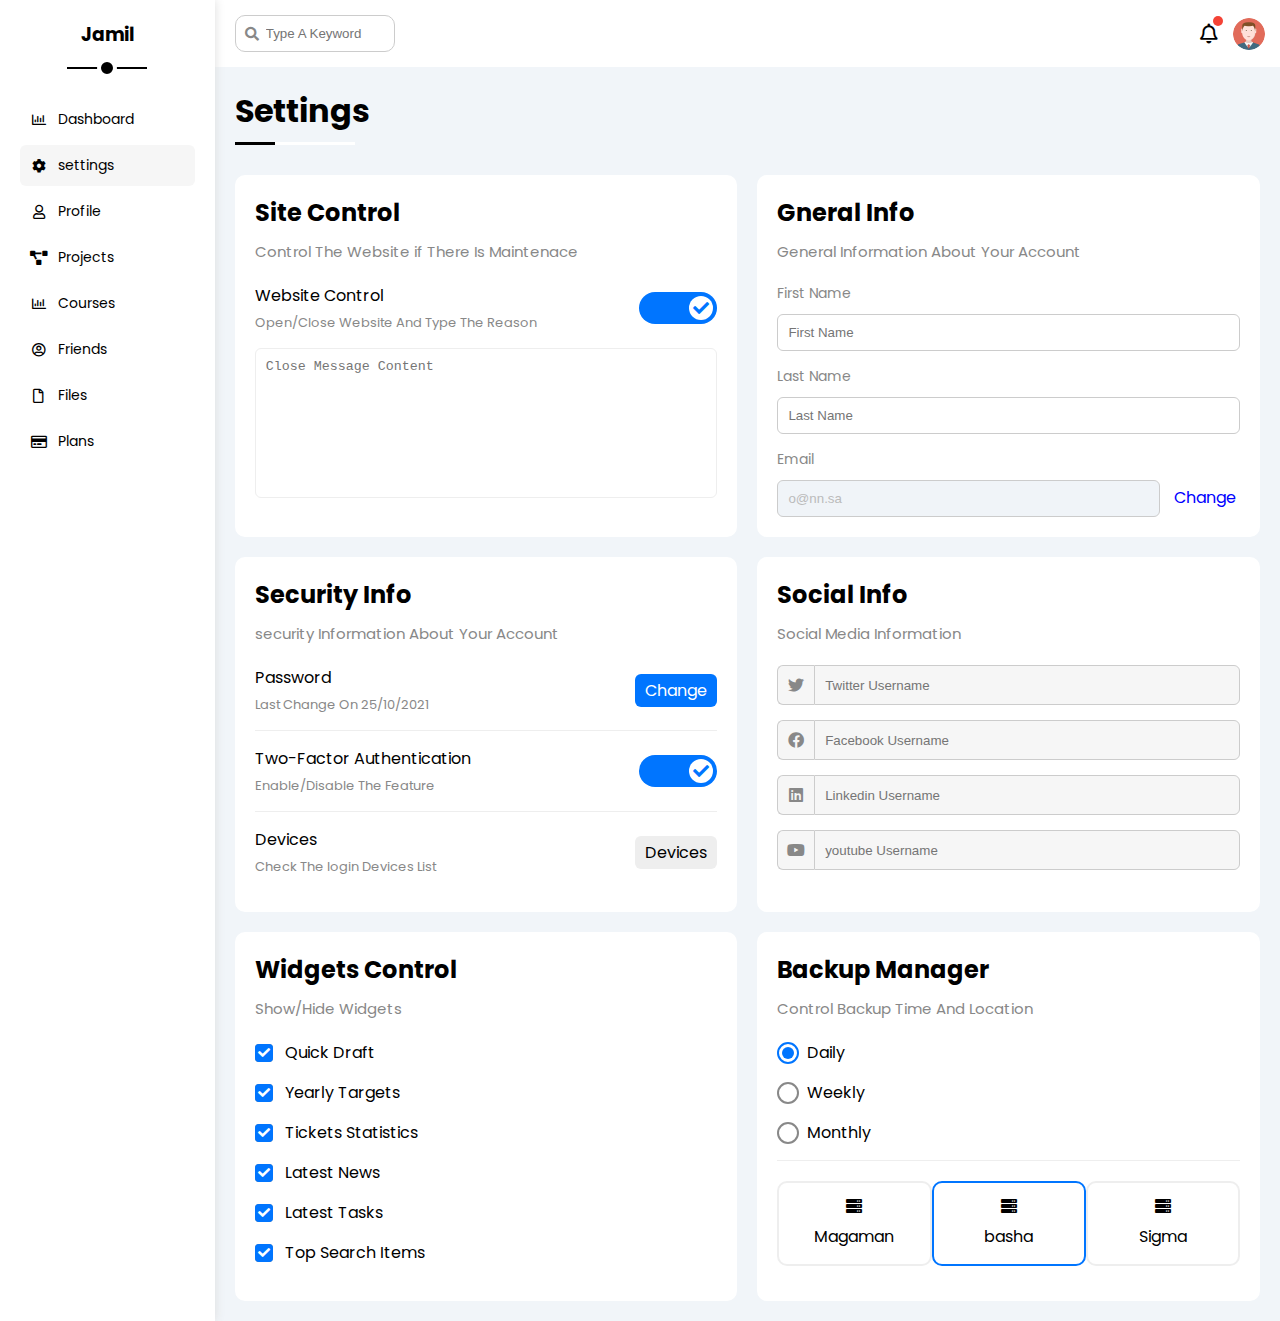
<file: settings.html>
<!DOCTYPE html>
<html lang="en">
  <head>
    <meta charset="UTF-8" />
    <meta http-equiv="X-UA-Compatible" content="IE=edge" />
    <meta name="viewport" content="width=device-width, initial-scale=1.0" />
    <title>Settings</title>
    <link rel="stylesheet" href="css/all.min.css" />
    <link rel="stylesheet" href="css/framework.css" />
    <link rel="stylesheet" href="css/master.css" />
    <link rel="preconnect" href="https://fonts.googleapis.com" />
    <link rel="preconnect" href="https://fonts.gstatic.com" crossorigin />
    <link
      href="https://fonts.googleapis.com/css2?family=Poppins:wght@100;200;300;400;500;600;700;800;900&display=swap"
      rel="stylesheet"
    />
  </head>
  <body>
    <div class="page d-flex">
      <div class="sidebar bg-white p-20 p-relative">
        <h3 class="p-relative txt-c mt-0">Jamil</h3>
        <ul>
          <li>
            <a
              class="d-flex align-center fs-14 c-black rad-6 p-10"
              href="index.html"
            >
              <i class="fa-regular fa-chart-bar fa-fw"></i>
              <span>Dashboard</span>
            </a>
          </li>
          <li>
            <a
              class="active d-flex align-center fs-14 c-black rad-6 p-10"
              href="settings.html"
            >
              <i class="fa-solid fa-gear fa-fw"></i>
              <span>settings</span>
            </a>
          </li>
          <li>
            <a
              class="d-flex align-center fs-14 c-black rad-6 p-10"
              href="profile.html"
            >
              <i class="fa-regular fa-user fa-fw"></i>
              <span>Profile</span>
            </a>
          </li>
          <li>
            <a
              class="d-flex align-center fs-14 c-black rad-6 p-10"
              href="projects.html"
            >
              <i class="fa-solid fa-diagram-project fa-fw"></i>
              <span>Projects</span>
            </a>
          </li>
          <li>
            <a
              class="d-flex align-center fs-14 c-black rad-6 p-10"
              href="courses.html"
            >
              <i class="fa-regular fa-chart-bar fa-fw"></i>
              <span>Courses</span>
            </a>
          </li>
          <li>
            <a
              class="d-flex align-center fs-14 c-black rad-6 p-10"
              href="friends.html"
            >
              <i class="fa-regular fa-circle-user fa-fw"></i>
              <span>Friends</span>
            </a>
          </li>
          <li>
            <a
              class="d-flex align-center fs-14 c-black rad-6 p-10"
              href="files.html"
            >
              <i class="fa-regular fa-file fa-fw"></i>
              <span>Files</span>
            </a>
          </li>
          <li>
            <a
              class="d-flex align-center fs-14 c-black rad-6 p-10"
              href="plans.html"
            >
              <i class="fa-regular fa-credit-card fa-fw"></i>
              <span>Plans</span>
            </a>
          </li>
        </ul>
      </div>
      <div class="content w-full">
        <!-- start Head -->
        <div class="head bg-white p-15 between-flex">
          <div class="search p-relative">
            <input type="search" class="p-10" placeholder="Type A Keyword" />
          </div>
          <div class="icons d-flex align-center">
            <span class="notification p-relative">
              <i class="fa-regular fa-bell fa-lg"></i>
            </span>
            <img src="imgs/avatar.png" alt="" />
          </div>
        </div>
        <!-- End Head -->
        <h1 class="p-relative">Settings</h1>
        <div class="settings-page m-20 d-grid gap-20">
          <!-- Start Settings Box -->
          <div class="p-20 bg-white rad-10">
            <h2 class="mt-0 mb-10">Site Control</h2>
            <p class="mt-0 mb-20 c-grey fs-15">
              Control The Website if There Is Maintenace
            </p>
            <div class="mb-15 between-flex">
              <div>
                <span>Website Control</span>
                <p class="c-grey mt-5 mb-0 fs-13">
                  Open/Close Website And Type The Reason
                </p>
              </div>
              <div>
                <label>
                  <input class="toggle-checkbox" type="checkbox" checked />
                  <div class="toggle-switch"></div>
                </label>
              </div>
            </div>
            <textarea
              class="close-message p-10 rad-6 d-block w-full"
              placeholder="Close Message Content"
            ></textarea>
          </div>
          <!-- End Settings Box -->
          <!-- Start Settings Box -->
          <div class="p-20 bg-white rad-10">
            <h2 class="mt-0 mb-10">Gneral Info</h2>
            <p class="mt-0 mb-20 c-grey fs-15">
              General Information About Your Account
            </p>
            <div class="mb-15">
              <label class="fs-14 c-grey d-block mb-10" for="first"
                >First Name</label
              >
              <input
                class="b-none b-ccc p-10 rad-6 d-block w-full"
                type="text"
                id="first"
                placeholder="First Name"
              />
            </div>
            <div class="mb-15">
              <label class="fs-14 c-grey d-block mb-10" for="first"
                >Last Name</label
              >
              <input
                class="b-none b-ccc p-10 rad-6 d-block w-full"
                type="text"
                id="last"
                placeholder="Last Name"
              />
            </div>
            <div class="">
              <label class="fs-14 c-grey d-block mb-10" for="emial"
                >Email</label
              >
              <input
                class="email b-none b-ccc p-10 rad-6 d-block w-full mr-10"
                type="email"
                id="email"
                value="o@nn.sa"
                disabled
              />
              <a class="c-blue" href="#">Change</a>
            </div>
          </div>
          <!-- End Settings Box -->
          <!-- Start Settings Box -->
          <div class="p-20 bg-white rad-10">
            <h2 class="mt-0 mb-10">Security Info</h2>
            <p class="mt-0 mb-20 c-grey fs-15">
              security Information About Your Account
            </p>
            <div class="sec-box mb-15 between-flex">
              <div>
                <span>Password</span>
                <p class="c-grey mt-5 fs-13">Last Change On 25/10/2021</p>
              </div>
              <a href="" class="button bg-blue c-white btn-shape">Change</a>
            </div>
            <div class="sec-box mb-15 between-flex">
              <div>
                <span>Two-Factor Authentication</span>
                <p class="c-grey mt-5 fs-13">Enable/Disable The Feature</p>
              </div>
              <label>
                <input class="toggle-checkbox" type="checkbox" checked />
                <div class="toggle-switch"></div>
              </label>
            </div>
            <div class="sec-box between-flex">
              <div>
                <span>Devices</span>
                <p class="c-grey mt-5 fs-13">Check The login Devices List</p>
              </div>
              <a href="" class="bg-eee c-black btn-shape">Devices</a>
            </div>
          </div>
          <!-- End Settings Box -->
          <!-- Start Settings Box -->
          <div class="social-boxes p-20 bg-white rad-10">
            <h2 class="mt-0 mb-10">Social Info</h2>
            <p class="mt-0 mb-20 c-grey fs-15">Social Media Information</p>
            <div class="d-flex align-center mb-15">
              <i class="fa-brands fa-twitter center-flex c-grey"></i>
              <input
                class="w-full"
                type="text"
                placeholder="Twitter Username"
              />
            </div>
            <div class="d-flex align-center mb-15">
              <i class="fa-brands fa-facebook center-flex c-grey"></i>
              <input
                class="w-full"
                type="text"
                placeholder="Facebook Username"
              />
            </div>
            <div class="d-flex align-center mb-15">
              <i class="fa-brands fa-linkedin center-flex c-grey"></i>
              <input
                class="w-full"
                type="text"
                placeholder="Linkedin Username"
              />
            </div>
            <div class="d-flex align-center mb-15">
              <i class="fa-brands fa-youtube center-flex c-grey"></i>
              <input
                class="w-full"
                type="text"
                placeholder="youtube Username"
              />
            </div>
          </div>
          <!-- End Settings Box -->
          <!-- Start Settings Box -->
          <div class="widgets-control p-20 bg-white rad-10">
            <h2 class="mt-0 mb-10">Widgets Control</h2>
            <p class="mt-0 mb-20 c-grey fs-15">Show/Hide Widgets</p>
            <div class="control d-flex align-center mb-15">
              <input type="checkbox" id="one" checked />
              <label for="one">Quick Draft</label>
            </div>
            <div class="control d-flex align-center mb-15">
              <input type="checkbox" id="two" checked />
              <label for="two">Yearly Targets</label>
            </div>
            <div class="control d-flex align-center mb-15">
              <input type="checkbox" id="there" checked />
              <label for="there">Tickets Statistics</label>
            </div>
            <div class="control d-flex align-center mb-15">
              <input type="checkbox" id="four" checked />
              <label for="four">Latest News</label>
            </div>
            <div class="control d-flex align-center mb-15">
              <input type="checkbox" id="five" checked />
              <label for="five">Latest Tasks</label>
            </div>
            <div class="control d-flex align-center mb-15">
              <input type="checkbox" id="six" checked />
              <label for="six">Top Search Items</label>
            </div>
          </div>
          <!-- End Settings Box -->
          <!-- Start Settings Box -->
          <div class="backup-control p-20 bg-white rad-10">
            <h2 class="mt-0 mb-10">Backup Manager</h2>
            <p class="mt-0 mb-20 c-grey fs-15">
              Control Backup Time And Location
            </p>
            <div class="date d-flex align-center mb-15">
              <input type="radio" name="time" id="daily" checked />
              <label for="daily">Daily</label>
            </div>
            <div class="date d-flex align-center mb-15">
              <input type="radio" name="time" id="weekly" />
              <label for="weekly">Weekly</label>
            </div>
            <div class="date d-flex align-center mb-15">
              <input type="radio" name="time" id="monthly" />
              <label for="monthly">Monthly</label>
            </div>
            <div class="servers d-flex align-center txt-c">
              <input type="radio" name="servers" id="server-one" />
              <div class="server mb-15 rad-10 w-full">
                <label class="d-block m-15" for="server-one">
                  <i class="fa-solid fa-server d-block mb-10"></i>
                  Magaman
                </label>
              </div>
              <input type="radio" name="servers" id="server-two" checked />
              <div class="server mb-15 rad-10 w-full">
                <label class="d-block m-15" for="server-two">
                  <i class="fa-solid fa-server d-block mb-10"></i>
                  basha
                </label>
              </div>
              <input type="radio" name="servers" id="server-three" />
              <div class="server mb-15 rad-10 w-full">
                <label class="d-block m-15" for="server-three">
                  <i class="fa-solid fa-server d-block mb-10"></i>
                  Sigma
                </label>
              </div>
            </div>
          </div>
          <!-- End Settings Box -->
        </div>
      </div>
    </div>
  </body>
</html>
</file>
<file: css/framework.css>
:root {
  --blue-color: #0075ff;
  --blue-alt-color: #0d69d5;
  --orange-color: #f5930b;
  --green-color: #22c55e;
  --red-color: #f44336;
  --grey-color: #888;
}
/* Start Box */
.d-flex {
  display: flex;
}
.align-center {
  align-items: center;
}
.space-between {
  justify-content: space-between;
}
.f-wrap {
  flex-wrap: wrap;
}
.d-grid {
  display: grid;
}
.gap-20 {
  gap: 20px;
}
@media (max-width: 767px) {
  .block-mobile {
    display: block;
  }
  .hide-mobile {
    display: none;
  }
}
.d-block {
  display: block;
}
.p-absolute {
  position: absolute;
}
/* End Box */

/* start Padding + Margin */
.p-10 {
  padding: 10px;
}
.p-15 {
  padding: 15px;
}
.p-20 {
  padding: 20px;
}
.pt-10 {
  padding-top: 10px;
}
.pt-15 {
  padding-top: 15px;
}
.pt-20 {
  padding-top: 20px;
}
.pb-10 {
  padding-bottom: 10px;
}
.pb-15 {
  padding-bottom: 15px;
}
.pb-20 {
  padding-bottom: 20px;
}
.pl-15 {
  padding-left: 15px;
}
.m-0 {
  margin: 0;
}
.m-15 {
  margin: 15px;
}
.m-20 {
  margin: 20px;
}
.mt-0 {
  margin-top: 0;
}
.mt-5 {
  margin-top: 5px;
}
.mt-10 {
  margin-top: 10px;
}
.mt-15 {
  margin-top: 15px;
}
.mt-20 {
  margin-top: 20px;
}
.mt-25 {
  margin-top: 25px;
}
.mr-10 {
  margin-right: 10px;
}
.mr-15 {
  margin-right: 15px;
}
.mb-0 {
  margin-bottom: 0;
}
.mb-5 {
  margin-bottom: 5px;
}
.mb-10 {
  margin-bottom: 10px;
}
.mb-15 {
  margin-bottom: 15px;
}
.mb-20 {
  margin-bottom: 20px;
}
.mb-25 {
  margin-bottom: 25px;
}
/* End Padding + Margin */

/* Start Color */
.bg-white {
  background-color: #ffffff;
}
.bg-eee {
  background-color: #eee;
}
.c-white {
  color: white;
}
.c-black {
  color: black;
}
.c-grey {
  color: var(--grey-color);
}
.bg-blue {
  background-color: var(--blue-color);
}
.c-blue {
  color: blue;
}
.bg-orange {
  background-color: var(--orange-color);
}
.c-orange {
  color: var(--orange-color);
}
.bg-green {
  background-color: var(--green-color);
}
.c-green {
  color: var(--green-color);
}
.bg-red {
  background-color: var(--red-color);
}
.c-red {
  color: var(--red-color);
}
/* End Color */

/* Start Position */
.p-relative {
  position: relative;
}
/* End Position */

/* Start Font */
.txt-c {
  text-align: center;
}
.fs-13 {
  font-size: 13px;
}
.fs-14 {
  font-size: 14px;
}
.fs-15 {
  font-size: 15px;
}
.fs-25 {
  font-size: 25px;
}
@media (max-width: 767px) {
  .txt-c-mobile {
    text-align: center;
  }
}
.fw-bold {
  font-weight: bold;
}
/* Start Font */

/* Start Border */
.rad-6 {
  border-radius: 6px;
}
.rad-10 {
  border-radius: 10px;
}

.rad-half {
  border-radius: 50%;
}
.b-none {
  border: none;
}
.b-ccc {
  border: 1px solid #ccc;
}
/* End Border */

/* Start Width */
.w-full {
  width: 100%;
}
.w-fit {
  width: fit-content;
}
.w-100 {
  width: 100px;
}
.h-full {
  height: 100%;
}
.w-100 {
  width: 100px;
}
/* Start Width */

/* Start components */
.center-flex {
  display: flex;
  align-items: center;
  justify-content: center;
}
.between-flex {
  display: flex;
  align-items: center;
  justify-content: space-between;
}
.btn-shape {
  padding: 4px 10px;
  border-radius: 6px;
}
.border-eee {
  border: 1px solid #eee;
}
/* <label>
  <input class="toggle-checkbox" type="checkbox" checked />
  <div class="toggle-switch"></div>
</label> */
/* End components */
</file>
<file: css/master.css>
:root {
  --fa-style-family-classic: "Font Awesome 6 Free";
}

* {
  box-sizing: border-box;
  margin: 0;
  padding: 0;
}
body {
  font-family: "Poppins", sans-serif;
}
*:focus {
  outline: none;
}
a {
  text-decoration: none;
}
ul {
  list-style: none;
  padding: 0;
}
::-webkit-scrollbar {
  width: 15px;
}
::-webkit-scrollbar-track {
  background-color: white;
}
::-webkit-scrollbar-thumb {
  background-color: var(--blue-color);
}
::-webkit-scrollbar-thumb:hover {
  background-color: var(--blue-alt-color);
}
.page {
  background-color: #f1f5f9;
  min-height: 100vh;
}
/* Start Sidebar */
.sidebar {
  width: 250px;
  box-shadow: 0 0 10px #ddd;
}

.sidebar > h3 {
  margin-bottom: 50px;
}
.sidebar > h3::before,
.sidebar > h3::after {
  content: "";
  background-color: black;
  transform: translateX(-50%);
  position: absolute;
  left: 50%;
}

.sidebar > h3::before {
  width: 80px;
  height: 2px;
  bottom: -20px;
}

.sidebar > h3::after {
  bottom: -29px;
  width: 12px;
  height: 12px;
  border-radius: 50%;
  border: 4px solid white;
}

.sidebar ul li a {
  transition: 0.3s;
  margin-bottom: 5px;
}

.sidebar ul li a:hover,
.sidebar ul li a.active {
  background-color: #f6f6f6;
}

.sidebar ul li a span {
  font-size: 14px;
  margin-left: 10px;
}

@media (max-width: 767px) {
  .sidebar {
    width: 58px;
    padding: 10px;
  }
  .sidebar > h3 {
    font-size: 13px;
    margin-bottom: 15px;
  }
  .sidebar > h3::before,
  .sidebar > h3::after {
    display: none;
  }
  .sidebar ul li a span {
    display: none;
  }
}
/* End Sidebar */

/* Start Content */
.content {
  overflow: hidden;
}

.head .search::before {
  font-family: var(--fa-style-family-classic);
  content: "\f002";
  font-weight: 900;
  position: absolute;
  left: 15px;
  top: 50%;
  transform: translateY(-50%);
  font-size: 14px;
  color: var(--grey-color);
}

.head .search input {
  border: 1px solid #ccc;
  border-radius: 10px;
  margin-left: 5px;
  padding-left: 30px;
  width: 160px;
  transition: width 0.3s;
}

.head .search .input:focus {
  width: 200px;
}

.head .search input:focus::placeholder {
  opacity: 0;
}

.head .icons .notification::before {
  content: "";
  position: absolute;
  width: 10px;
  height: 10px;
  background-color: var(--red-color);
  border-radius: 50%;
  right: -5px;
  top: -5px;
}

.head .icons img {
  width: 32px;
  height: 32px;
  margin-left: 15px;
  border-radius: 50%;
}
.page h1 {
  margin: 20px 20px 40px;
}

.page h1::before,
.page h1::after {
  content: "";
  height: 3px;
  position: absolute;
  bottom: -10px;
  left: 0;
}

.page h1::before {
  background-color: white;
  width: 120px;
}

.page h1::after {
  background-color: black;
  width: 40px;
}

.wrapper {
  grid-template-columns: repeat(auto-fill, minmax(450px, 1fr));
  margin-left: 20px;
  margin-right: 20px;
  margin-bottom: 20px;
}
@media (max-width: 767px) {
  .wrapper {
    grid-template-columns: minmax(200px, 1fr);
    margin-left: 10px;
    margin-right: 10px;
    gap: 10px;
  }
}
/* End Content */
/* Start Welcome Widget */
.welcome {
  overflow: hidden;
}

.welcome .intro img {
  width: 200px;
  margin-bottom: -10px;
}

.welcome .avatar {
  width: 64px;
  height: 64px;
  border: 2px solid white;
  border-radius: 50%;
  padding: 2px;
  box-shadow: 0 0 5px #ddd;
  margin-left: 20px;
  margin-top: -32px;
}

.welcome .body {
  border-top: 1px solid #eee;
  border-bottom: 1px solid #eee;
}

.welcome .body > div {
  flex: 1;
}

.welcome .visit {
  margin: 0 15px 15px auto;
  transition: 0.3s;
}

.welcome .visit:hover {
  background-color: var(--blue-alt-color);
}

@media (max-width: 767px) {
  .welcome .intro {
    padding-bottom: 30px;
  }
  .welcome .avatar {
    margin-left: 0;
  }
  .welcome .body > div:not(:last-child) {
    margin-bottom: 20px;
  }
}
/* End Welcome Widget */
/* Start Quick Draft Widget */
.quick-draft textarea {
  resize: none;
  min-height: 180px;
}

.quick-draft .save {
  margin-left: auto;
  transition: 0.3s;
  cursor: pointer;
}

.quick-draft .save:hover {
  background-color: var(--blue-alt-color);
}
/* End Quick Draft Widget */

/* Start Targets  */
.targets .target-row .icon {
  width: 80px;
  height: 80px;
  margin-right: 15px;
}

.targets .details {
  flex: 1;
}

.targets .details .progress {
  height: 4px;
}

.targets .details .progress > span {
  position: absolute;
  left: 0;
  top: 0;
  height: 100%;
}

.targets .details .progress > span span {
  position: absolute;
  bottom: 16px;
  right: -16px;
  color: white;
  padding: 2px 5px;
  border-radius: 6px;
  font-size: 13px;
}

.targets .details .progress > span span::after {
  content: "";
  border-color: transparent;
  border-width: 5px;
  border-style: solid;
  position: absolute;
  bottom: -10px;
  border-top-color: var(--blue-color);
  left: 50%;
  transform: translateX(-50%);
}

.targets .details .progress > .blue span::after {
  border-top-color: var(--blue-color);
}

.targets .details .progress > .orange span::after {
  border-top-color: var(--orange-color);
}

.targets .details .progress > .green span::after {
  border-top-color: var(--green-color);
}

.blue .icon,
.blue .progress {
  background-color: rgb(0 117 255 / 20%);
}

.orange .icon,
.orange .progress {
  background-color: rgb(245 158 11 / 20%);
}

.green .icon,
.green .progress {
  background-color: rgb(34 197 94 / 20%);
}
/* End Targets  */

/* Start Tickets */
.tickets .box {
  border: 1px solid #ccc;
  width: calc(50% - 10px);
}

@media (max-width: 767px) {
  .tickets .box {
    width: 100%;
  }
}
/* End Tickets */
/* Start  Latest News */
.latest-news .news-row:not(:last-of-type) {
  margin-bottom: 20px;
  padding-bottom: 20px;
  border-bottom: 1px solid #eee;
}

.latest-news .news-row img {
  width: 100px;
  border-radius: 6px;
  margin-right: 15px;
}

.latest-news .info {
  flex-grow: 1;
}

.latest-news .info h3 {
  margin: 0 0 6px;
  font-size: 16px;
}

@media (max-width: 767px) {
  .latest-nes .news-row {
    display: block;
  }
  .latest-news .news-row .label {
    margin: 10px;
    width: fit-content;
  }
}
/* End Latest News */
/* Start Tasks */
.tasks .task-row:not(:last-of-type) {
  margin-bottom: 15px;
  padding-bottom: 15px;
  border-bottom: 1px solid #eee;
}

.tasks .info {
  flex-grow: 1;
}

.tasks .done {
  opacity: 0.3;
}

.tasks .done h3,
.tasks .done p {
  text-decoration: line-through;
}

.tasks .delete {
  cursor: pointer;
  transition: 0.3s;
}

.tasks .delete:hover {
  color: var(--red-color);
}
/* End Tasks */

/* Start Latest Uploads */
.latest-uploads ul li:not(:last-child) {
  border-bottom: 1px solid #eee;
}

.latest-uploads ul li img {
  width: 40px;
  height: 40px;
}
/* Start Latest Uploads */
/* Start Last Project progress Widget */
.last-project ul::before {
  content: "";
  position: absolute;
  left: 11px;
  width: 2px;
  height: 100%;
  background-color: var(--blue-color);
}

.last-project ul li::before {
  content: "";
  width: 20px;
  height: 20px;
  display: block;
  border-radius: 50%;
  background-color: white;
  border: 2px solid white;
  outline: 2px solid var(--blue-color);
  margin-right: 15px;
  z-index: 1;
}

.last-project ul li.done::before {
  background-color: var(--blue-color);
}
.last-project ul li.current::before {
  animation: change-color 0.8s infinite alternate;
}
.last-project .launch-icon {
  position: absolute;
  width: 160px;
  right: 0;
  bottom: 0;
  opacity: 0.1;
}
/* End Last Project progress Widget */

/* Start Reminders */
.reminders ul li .key {
  width: 15px;
  height: 15px;
}

.reminders ul li > .blue {
  border-left: 2px solid var(--blue-color);
}
.reminders ul li > .green {
  border-left: 2px solid var(--green-color);
}
.reminders ul li > .orange {
  border-left: 2px solid var(--orange-color);
}
.reminders ul li > .red {
  border-left: 2px solid var(--red-color);
}
/* End Reminders */

/* Start Latest Post */
.latest-post .avatar {
  width: 48px;
  height: 48px;
}

.latest-post .post-content {
  text-transform: capitalize;
  line-height: 1.8;
  border-top: 1px solid #eee;
  border-bottom: 1px solid #eee;
  min-height: 140px;
}
/* End Latest Post */

/* Start Social Media */
.social-media .box {
  padding-left: 70px;
}

.social-media .box i {
  position: absolute;
  left: 0;
  top: 0;
  width: 52px;
  transition: 0.3s;
}

.social-media .box i:hover {
  transform: rotate(5deg);
}

.social-media .twitter {
  background-color: rgb(29 161 242 / 20%);
  color: #1da1f2;
}

.social-media .twitter i,
.social-media .twitter a {
  background-color: #1da1f2;
}
.social-media .facebook {
  background-color: rgb(24 119 242 / 20%);
  color: #1877f2;
}

.social-media .facebook i,
.social-media .facebook a {
  background-color: #1877f2;
}

.social-media .youtube {
  background-color: rgb(255 0 0 / 20%);
  color: #ff0000;
}

.social-media .youtube i,
.social-media .youtube a {
  background-color: #ff0000;
}

.social-media .linkedin {
  background-color: rgb(0 119 181 / 20%);
  color: #0077b5;
}

.social-media .linkedin i,
.social-media .linkedin a {
  background-color: #0077b5;
}

/* End Social Media */

/* Start Projects Table */
.projects .responsive-table {
  overflow-x: auto;
}

.projects table {
  min-width: 1000px;
  border-spacing: 0;
}

.projects thead td {
  background-color: #eee;
  font-weight: bold;
  transition: 0.3s;
}

.projects table td {
  padding: 15px;
}

.projects tbody td {
  border-bottom: 1px solid #eee;
  border-left: 1px solid #eee;
}

.projects table tbody tr td:last-child {
  border-right: 1px solid #eee;
}

.projects tbody tr:hover td {
  background-color: #faf7f7;
}

.projects table img {
  width: 32px;
  height: 32px;
  border-radius: 50%;
  padding: 2px;
  background-color: white;
}

.projects table img:not(:first-child) {
  margin-left: -20px;
}

.projects table .label {
  font-size: 13px;
}
/* End Projects Table */

/* Start Settings */
.settings-page {
  grid-template-columns: repeat(auto-fill, minmax(500px, 1fr));
}

@media (max-width: 767px) {
  .settings-page {
    grid-template-columns: minmax(100px, 1fr);
    margin-left: 10px;
    margin-right: 10px;
  }
}

.settings-page .close-message {
  border: 1px solid #eee;
  resize: none;
  min-height: 150px;
}

.settings-page .email {
  display: inline-flex;
  width: calc(100% - 80px);
}

.settings-page .sec-box {
  padding-bottom: 15px;
}

.settings-page .sec-box:not(:last-of-type) {
  border-bottom: 1px solid #eee;
}

.settings-page .sec-box .button {
  transition: 0.3s;
}

.settings-page .sec-box .button:hover {
  background-color: var(--blue-alt-color);
}

.settings-page .social-boxes i {
  width: 40px;
  height: 40px;
  background-color: #f6f6f6;
  border: 1px solid #ccc;
  border-right: none;
  border-radius: 6px 0 0 6px;
  transition: 0.3s;
}

.settings-page .social-boxes input {
  height: 40px;
  background-color: #f6f6f6;
  border: 1px solid #ccc;
  padding-left: 10px;
  border-radius: 0 6px 6px 0;
}

.settings-page .social-boxes > div:focus-within i {
  color: black;
}

.widgets-control .control input[type="checkbox"] {
  -webkit-appearance: none;
  appearance: none;
}

.widgets-control .control label {
  padding-left: 30px;
  cursor: pointer;
  position: relative;
}
.widgets-control .control label::before {
  content: "";
  position: absolute;
  left: 0;
  top: 50%;
  width: 14px;
  height: 14px;
  border: 2px solid var(--grey-color);
  margin-top: -9px;
  border-radius: 4px;
}

.widgets-control .control label:hover::before {
  border-color: var(--blue-alt-color);
}

.widgets-control .control label:after {
  font-family: var(--fa-style-family-classic);
  content: "\f00c";
  font-weight: 900;
  position: absolute;
  left: 0;
  top: 50%;
  margin-top: -9px;
  border-radius: 4px;
  background-color: var(--blue-color);
  color: white;
  font-size: 12px;
  width: 18px;
  height: 18px;
  display: flex;
  justify-content: center;
  align-items: center;
  transform: scale(0) rotate(360deg);
  transition: 0.3s;
}

.widgets-control .control input[type="checkbox"]:checked + label::after {
  transform: scale(1);
}

.backup-control input[type="radio"] {
  -webkit-appearance: none;
  appearance: none;
  display: none;
}

.backup-control .date label {
  padding-left: 30px;
  cursor: pointer;
  position: relative;
}

.backup-control .date label::before {
  content: "";
  position: absolute;
  top: 50%;
  left: 0;
  margin-top: -11px;
  width: 18px;
  height: 18px;
  border: 2px solid var(--grey-color);
  border-radius: 50%;
}

.backup-control .date label::after {
  content: "";
  position: absolute;
  left: 5px;
  top: 7px;
  width: 12px;
  height: 12px;
  background-color: var(--blue-color);
  border-radius: 50%;
  transition: 0.3s;
  transform: scale(0);
}

.backup-control .date input[type="radio"]:checked + label::before {
  border-color: var(--blue-color);
}

.backup-control .date input[type="radio"]:checked + label::after {
  transform: scale(1);
}

.backup-control .servers {
  border-top: 1px solid #eee;
  padding-top: 20px;
}

@media (max-width: 767px) {
  .backup-control .servers {
    flex-wrap: wrap;
  }
}

.backup-control .servers .server {
  border: 2px solid #eee;
  position: relative;
}

.backup-control .servers .server label {
  cursor: pointer;
}

.backup-control .servers input[type="radio"]:checked + .server {
  border-color: var(--blue-color);
}

.toggle-checkbox {
  -webkit-appearance: none;
  appearance: none;
  display: none;
}

.toggle-switch {
  background-color: #ccc;
  width: 78px;
  height: 32px;
  border-radius: 16px;
  position: relative;
  transition: 0.3s;
  cursor: pointer;
}

.toggle-switch::before {
  font-family: var(--fa-style-family-classic);
  content: "\f00d";
  font-weight: 900;
  background-color: white;
  width: 24px;
  height: 24px;
  position: absolute;
  border-radius: 50%;
  top: 4px;
  left: 4px;
  display: flex;
  align-items: center;
  justify-content: center;
  color: #eee;
  transition: 0.3s;
}

.toggle-checkbox:checked + .toggle-switch {
  background-color: var(--blue-color);
}

.toggle-checkbox:checked + .toggle-switch::before {
  content: "\f00c";
  left: 50px;
  color: var(--blue-color);
}

.settings-page :disabled {
  cursor: no-drop;
  background-color: #f0f4f8;
  color: #bbb;
}

/* End Settings */

/* Start Profile Page */
@media (max-width: 767px) {
  .profile-page .overview {
    flex-direction: column;
  }
}
.profile-page .avatar-box {
  width: 300px;
}
@media (min-width: 768px) {
  .profile-page .avatar-box {
    border-right: 1px solid #eee;
  }
}
.profile-page .avatar-box > img {
  width: 120px;
  height: 120px;
}
.profile-page .avatar-box .level {
  height: 6px;
  overflow: hidden;
  margin: auto;
  width: 70%;
}
.profile-page .avatar-box .level span {
  position: absolute;
  left: 0;
  top: 0;
  height: 100%;
  background-color: var(--blue-color);
  border-radius: 6px;
}
.profile-page .info-box .box {
  flex-wrap: wrap;
  border-bottom: 1px solid #eee;
  transition: 0.3s;
}
.profile-page .info-box .box:hover {
  background-color: #f9f9f9;
}
.profile-page .info-box .box > div {
  min-width: 250px;
  padding: 10px 0 0;
}
.profile-page .info-box h4 {
  font-weight: normal;
}
/* Start Training Code */
.profile-page .info-box .toggle-switch {
  height: 20px;
}
@media (max-width: 767px) {
  .profile-page .info-box .toggle-switch {
    margin: auto;
  }
}
.profile-page .info-box .toggle-switch::before {
  width: 12px;
  height: 12px;
  font-size: 8px;
}
.profile-page .info-box .toggle-checkbox:checked + .toggle-switch::before {
  left: 62px;
}
/* End Training Code */
@media (max-width: 767px) {
  .profile-page .other-data {
    flex-direction: column;
  }
}
.profile-page .skills-card {
  flex-grow: 1;
}

.profile-page .skills-card ul li {
  padding: 15px 0;
}

.profile-page .skills-card ul li:not(:last-child) {
  border-bottom: 1px solid #eee;
}

.profile-page .skills-card ul li span {
  display: inline-flex;
  padding: 4px 18px;
  background-color: #eee;
  border-radius: 6px;
  font-size: 14px;
}
.profile-page .skills-card ul li span:not(:last-child) {
  margin-right: 5px;
}

.profile-page .activities {
  flex-grow: 2;
}

.profile-page .activities .activity:not(:last-child) {
  border-bottom: 1px solid #eee;
  padding-bottom: 20px;
  margin-bottom: 20px;
}

.profile-page .activity img {
  width: 64px;
  height: 64px;
  border-radius: 50%;
  margin-right: 10px;
}

@media (min-width: 767px) {
  .profile-page .activity .date {
    margin-left: auto;
    text-align: right;
  }
}

@media (max-width: 767px) {
  .profile-page .activity {
    flex-direction: column;
  }
  .profile-page .activity img {
    margin-right: 0;
    margin-bottom: 15px;
  }
  .profile-page .activity .date {
    margin-top: 15px;
  }
}

/* Start Projects Page */
.projects-page {
  grid-template-columns: repeat(auto-fill, minmax(500px, 1fr));
}

@media (max-width: 767px) {
  .projects-page {
    grid-template-columns: minmax(200px, 1fr);
    margin-left: 10px;
    margin-right: 10px;
    gap: 10px;
  }
}

.projects-page .project .date {
  position: absolute;
  right: 10px;
  top: 10px;
}

.projects-page .project h4 {
  font-weight: normal;
}

.projects-page .project .team {
  position: relative;
  min-height: 80px;
}

.projects-page .project .team a {
  position: absolute;
  left: 0;
  bottom: 0;
}
.projects-page .project .team a:nth-child(2) {
  left: 25px;
}

.projects-page .project .team a:nth-child(3) {
  left: 50px;
}

.projects-page .project .team a:nth-child(4) {
  left: 75px;
}

.projects-page .project .team a:nth-child(5) {
  left: 100px;
}

.projects-page .project .team a:hover {
  z-index: 1000;
}

.projects-page .project .team img {
  width: 40px;
  height: 40px;
  border-radius: 50%;
  border: 2px solid white;
}

.projects-page .project .do {
  justify-content: flex-end;
  border-top: 1px solid #eee;
  padding-top: 15px;
  margin-top: 15px;
}

@media (max-width: 767px) {
  .projects-page .project .do {
    flex-direction: column;
  }
}

.projects-page .project .do span {
  padding: 3px 8px;
  margin-left: 5px;
  width: fit-content;
}

@media (max-width: 767px) {
  .projects-page .project .do span:not(:last-child) {
    margin-bottom: 15px;
  }
}

.projects-page .project .info {
  border-top: 1px solid #eee;
  margin-top: 15px;
  padding-top: 15px;
}

@media (max-width: 767px) {
  .projects-page .project .info {
    flex-direction: column;
  }
}

.projects-page .project .prog {
  height: 8px;
  width: 260px;
  position: relative;
  border-radius: 6px;
}

@media (max-width: 767px) {
  .projects-page .project .prog {
    margin-bottom: 15px;
  }
}

.projects-page .project .prog span {
  position: absolute;
  left: 0;
  top: 0;
  height: 100%;
  border-radius: 6px;
}

/* End Projects Page */
/* End Projects Page */
/* Start Courses Page */
.courses-page {
  grid-template-columns: repeat(auto-fill, minmax(300px, 1fr));
}

@media (max-width: 767px) {
  .courses-page {
    grid-template-columns: minmax(200px, 1fr);
    margin-left: 10px;
    margin-right: 10px;
    gap: 10px;
  }
}

.courses-page .course {
  overflow: hidden;
}

.courses-page .course .cover {
  max-width: 100%;
}

.courses-page .course .instructor {
  position: absolute;
  width: 64px;
  height: 64px;
  border-radius: 50%;
  top: 20px;
  left: 20px;
  border: 2px solid white;
}

.courses-page .course .description {
  line-height: 1.6;
}

.courses-page .course .info {
  border-top: 1px solid #eee;
  font-size: 13px;
}

.courses-page .course .info .title {
  position: absolute;
  top: -13px;
  left: 50%;
  transform: translateX(-50%);
  font-size: 13px;
}

/* End Courses Page */

/* Start Friends Page */

.friends-page {
  grid-template-columns: repeat(auto-fill, minmax(300px, 1fr));
}

@media (max-width: 767px) {
  .friends-page {
    grid-template-columns: minmax(200px, 1fr);
    margin-left: 10px;
    margin-right: 10px;
    gap: 10px;
  }
}

.friends-page .contact {
  position: absolute;
  left: 10px;
  top: 10px;
}

.friends-page .contact i {
  background-color: #eee;
  padding: 10px;
  border-radius: 50%;
  color: #666;
  font-size: 13px;
  cursor: pointer;
  transition: 0.3s;
}

.friends-page .contact i:hover {
  background-color: var(--blue-color);
  color: white;
}

.friends-page .friend .icons {
  border-top: 1px solid #eee;
  border-bottom: 1px solid #eee;
  margin-top: 15px;
  margin-bottom: 15px;
  padding-top: 15px;
  padding-bottom: 15px;
}

.friends-page .friend .icons i {
  margin-right: 5px;
}

.friends-page .friend .icons .vip {
  position: absolute;
  right: 0;
  top: 50%;
  transform: translateY(-50%);
  font-size: 40px;
  opacity: 0.2;
}

/* End Friends Page */

/* Start Files Page  */
.files-page {
  flex-direction: row-reverse;
  align-items: flex-start;
}

@media (max-width: 767px) {
  .files-page {
    flex-direction: column;
    align-items: normal;
  }
}

.files-page .files-stats {
  min-width: 260px;
}

.files-page .files-stats .icon {
  width: 40px;
  height: 40px;
  margin-right: 10px;
}

.files-page .files-stats .size {
  margin-left: auto;
}

.files-page .files-stats .blue {
  background-color: rgb(0 117 255 / 20%);
}

.files-page .files-stats .green {
  background-color: rgb(34 197 94 / 20%);
}

.files-page .files-stats .red {
  background-color: rgb(244 67 54 / 20%);
}

.files-page .files-stats .orange {
  background-color: rgb(245 158 11 / 20%);
}

.files-page .files-stats .upload {
  margin: 15px auto 0;
  padding: 10px 15px;
  transition: 0.3s;
}

.files-page .files-stats .upload:hover {
  background-color: var(--blue-alt-color);
}

.files-page .files-stats .upload:hover i {
  animation: go-up 0.8s infinite;
}

.files-page .files-content {
  flex: 1;
  grid-template-columns: repeat(auto-fill, minmax(200px, 1fr));
}

.files-page .files-content img {
  width: 64px;
  height: 64px;
  transform: 0.3s;
}

.files-page .files-content .file:hover img {
  transform: rotate(5deg);
}

.files-page .files-content .info {
  border-top: 1px solid #eee;
}

/* End Files Page  */

/* Start Plans Page */
.plans-page {
  grid-template-columns: repeat(auto-fill, minmax(450px, 1fr));
}

@media (max-width: 767px) {
  .plans-page {
    grid-template-columns: minmax(250px, 1fr);
    margin-left: 10px;
    margin-right: 10px;
    gap: 10px;
  }
}

.plans-page .plan .top {
  border: 3px solid white;
  outline: 3px solid transparent;
}

.plans-page .plan.green .top {
  outline-color: var(--green-color);
}

.plans-page .plan.blue .top {
  outline-color: var(--blue-color);
}

.plans-page .plan.orange .top {
  outline-color: var(--orange-color);
}

.plans-page .plan .price {
  position: relative;
  font-size: 40px;
  width: fit-content;
  margin: auto;
}

.plans-page .plan .price span {
  position: absolute;
  left: -20px;
  top: 0;
  font-size: 25px;
}

.plans-page .plan ul li {
  padding: 15px 0;
  display: flex;
  align-items: center;
  font-size: 15px;
  border-bottom: 1px solid #eee;
}

.plans-page .plan ul li .yes {
  color: var(--green-color);
}

.plans-page .plan ul li i:not(.yes, .help) {
  color: var(--red-color);
}

.plans-page .plan ul li i :first-child {
  font-size: 18px;
  margin-right: 5px;
}

.plans-page .plan ul li .help {
  color: var(--grey-color);
  margin-left: auto;
  cursor: pointer;
}

/* End Plans Page */

/* Start Animation */
@keyframes change-color {
  from {
    background-color: var(--blue-color);
  }
  to {
    background-color: white;
  }
}
@keyframes go-up {
  0% {
    transform: translateY(0);
  }
  50% {
    transform: translateY(-5px);
  }
}
/* End Animation */
</file>
